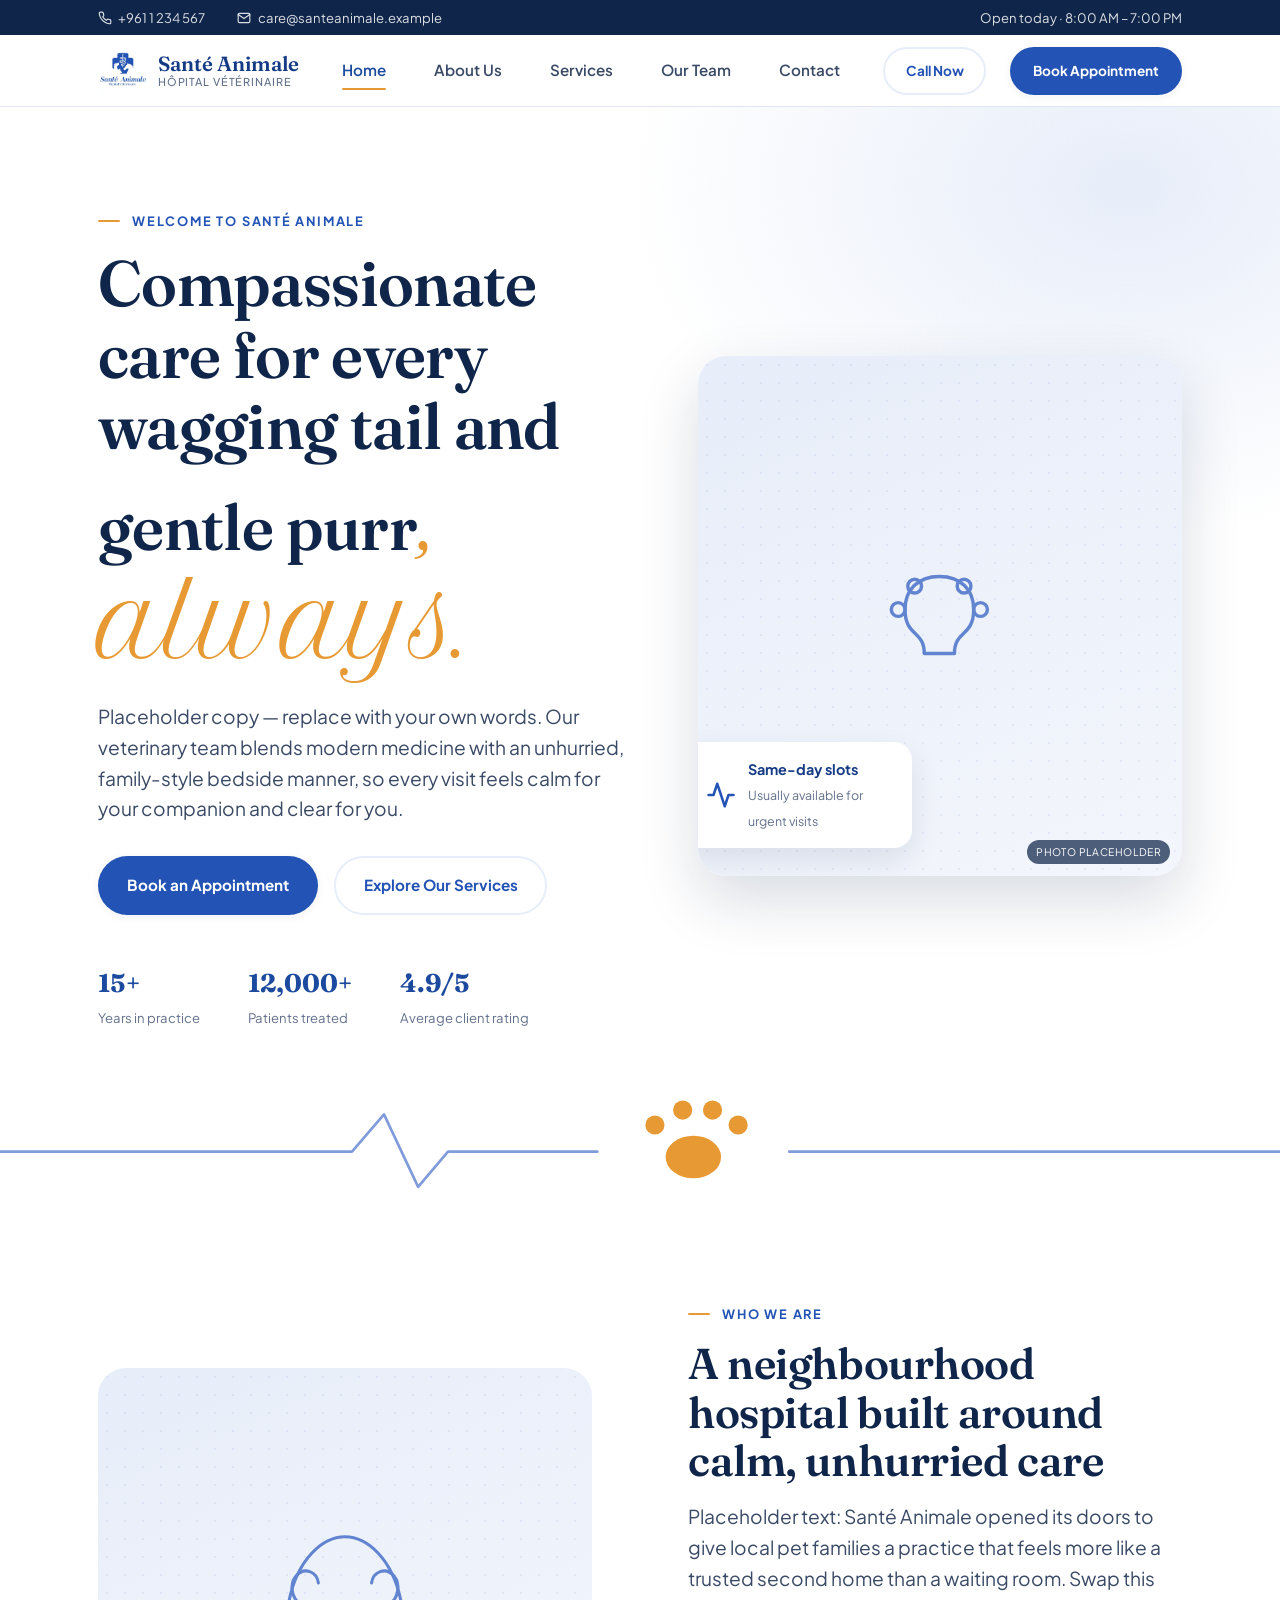
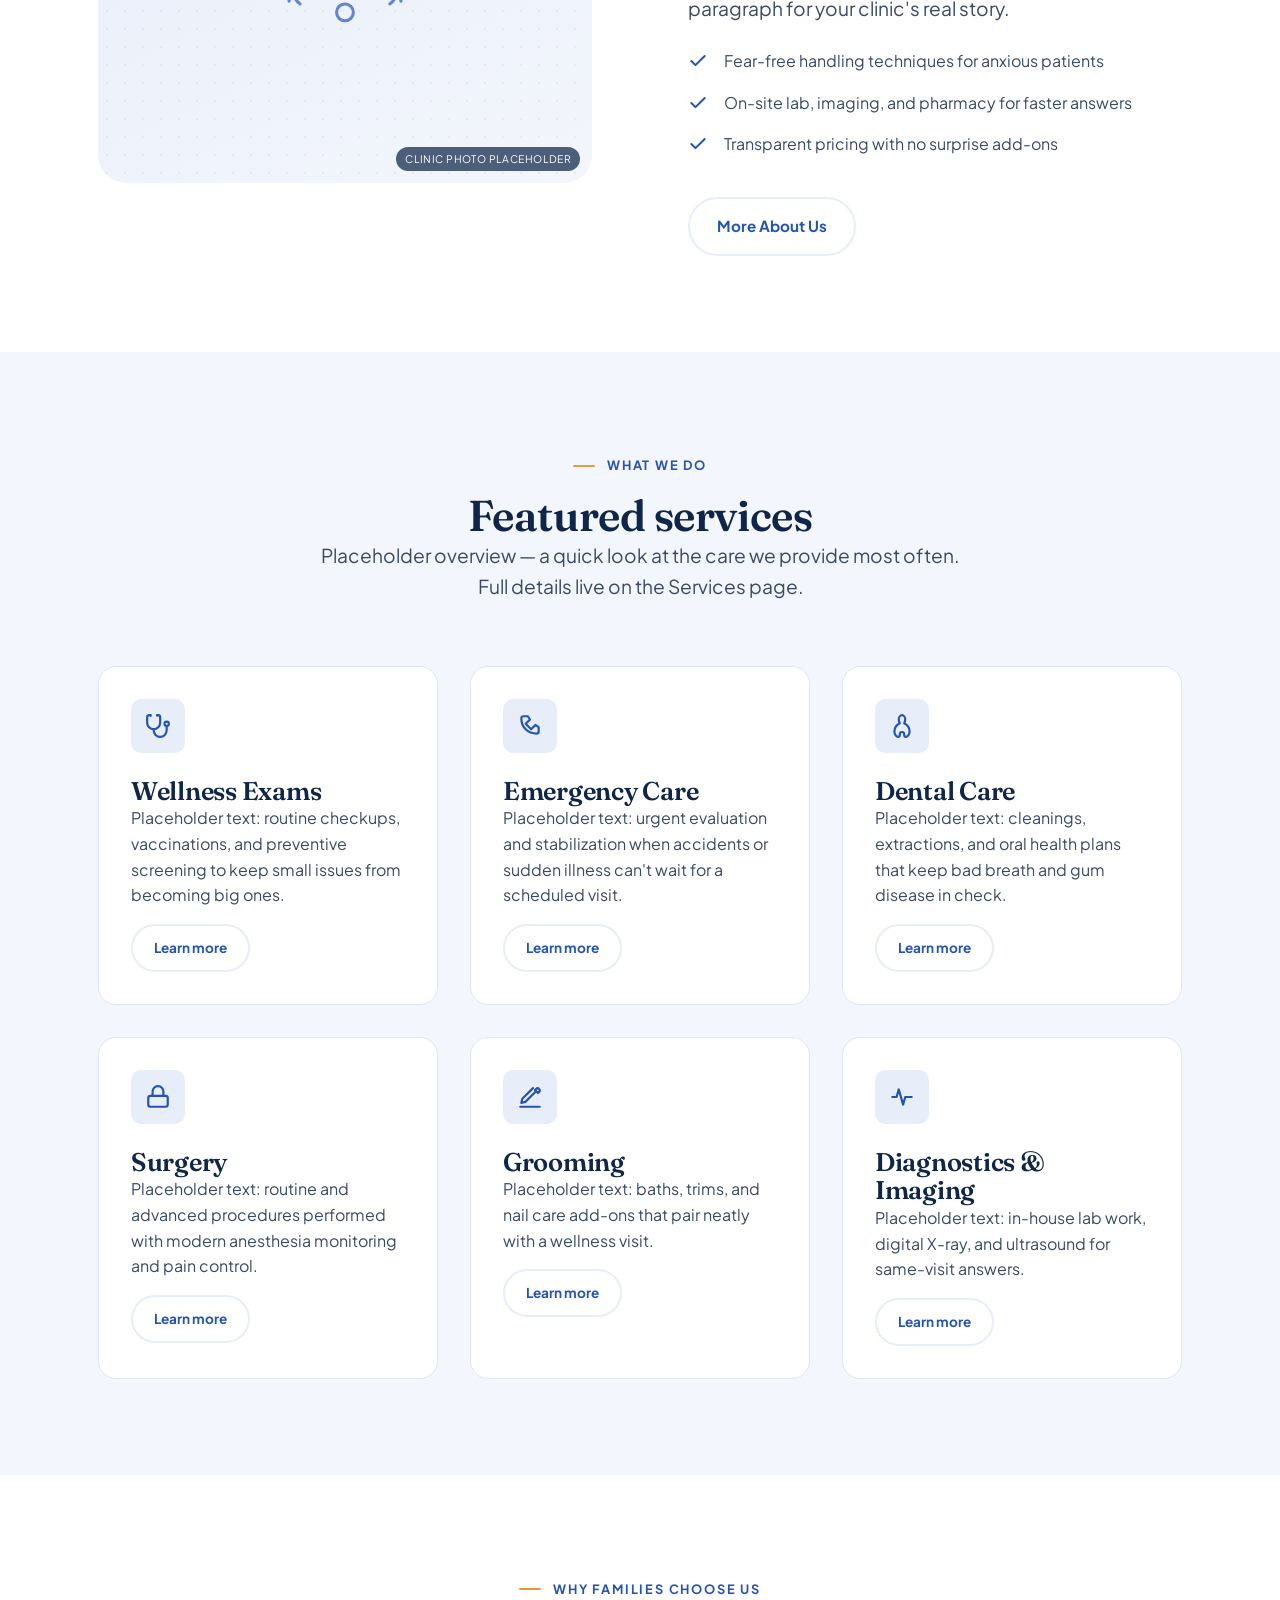
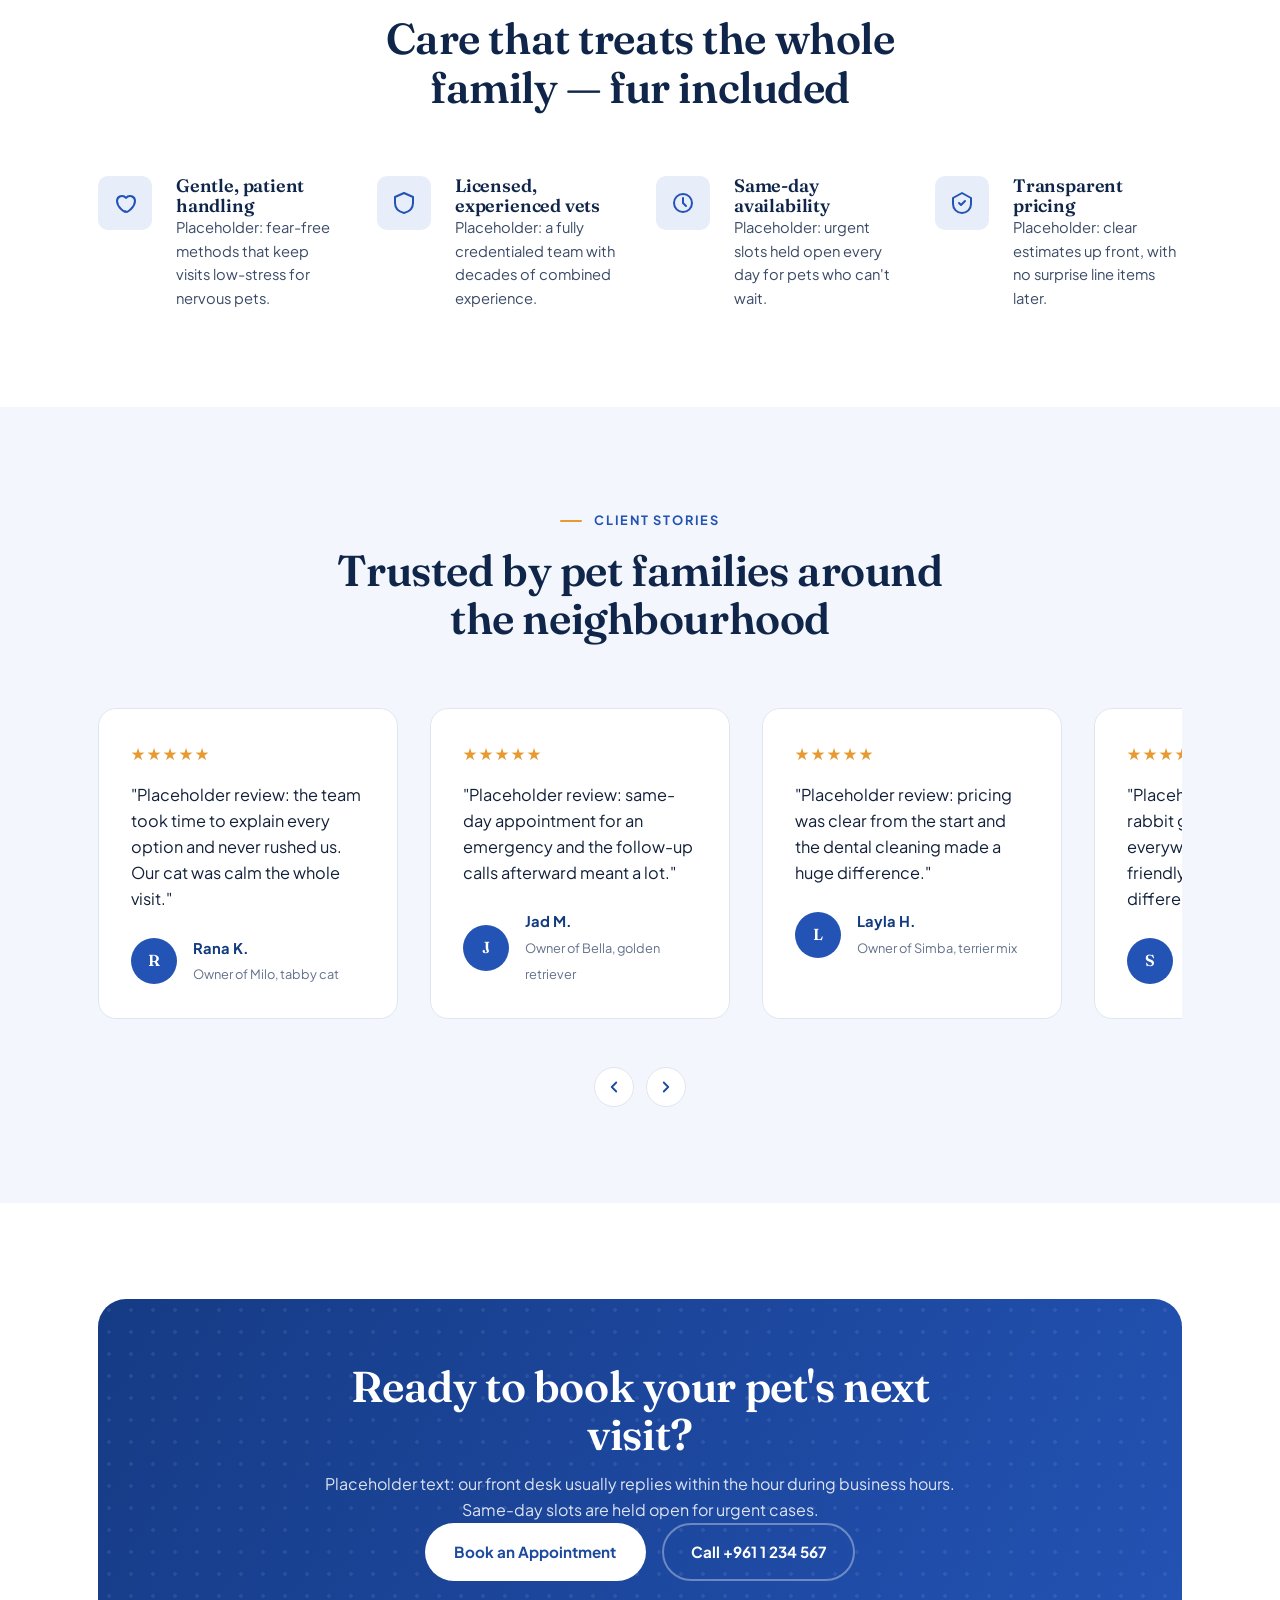
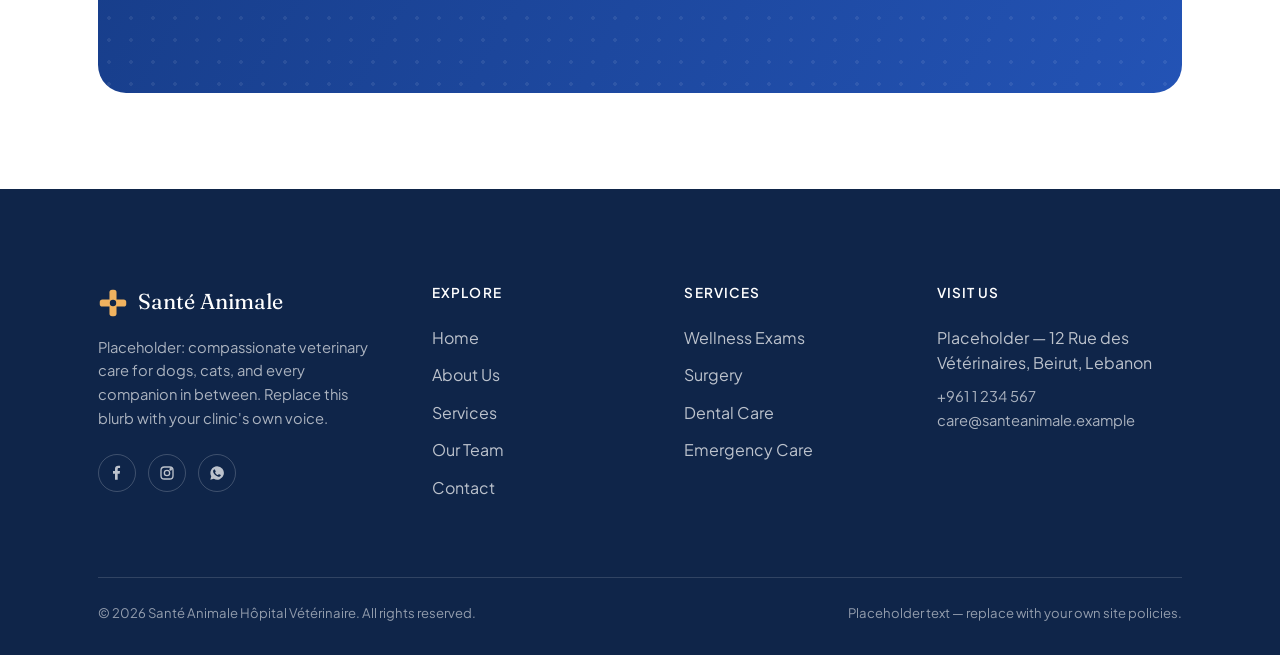
<file: index.html>
<!DOCTYPE html>
<html lang="en">
<head>
<meta charset="UTF-8">
<meta name="viewport" content="width=device-width, initial-scale=1.0">
<title>Santé Animale — Hôpital Vétérinaire | Compassionate Veterinary Care</title>
<meta name="description" content="Santé Animale is a modern veterinary hospital offering wellness exams, surgery, dental care, and emergency services for dogs, cats, and more. Book your visit today.">
<link rel="icon" href="images/logo.png" type="image/png">
<link rel="preconnect" href="https://fonts.googleapis.com">
<link rel="preconnect" href="https://fonts.gstatic.com" crossorigin>
<link href="https://fonts.googleapis.com/css2?family=Fraunces:opsz,wght@9..144,500;9..144,600;9..144,700&family=Plus+Jakarta+Sans:wght@400;500;600;700;800&family=Petit+Formal+Script&display=swap" rel="stylesheet">
<link rel="stylesheet" href="css/style.css">
</head>
<body>

<a class="skip-link" href="#main">Skip to content</a>

<header class="site-header">
  <div class="topbar">
    <div class="container">
      <div class="topbar-links">
        <a class="topbar-item" href="tel:+9611234567">
          <svg width="14" height="14" viewBox="0 0 24 24" fill="none" stroke="currentColor" stroke-width="2" stroke-linecap="round" stroke-linejoin="round"><path d="M22 16.92v3a2 2 0 0 1-2.18 2 19.79 19.79 0 0 1-8.63-3.07 19.5 19.5 0 0 1-6-6 19.79 19.79 0 0 1-3.07-8.67A2 2 0 0 1 4.11 2h3a2 2 0 0 1 2 1.72c.127.96.362 1.903.7 2.81a2 2 0 0 1-.45 2.11L8.09 9.91a16 16 0 0 0 6 6l1.27-1.27a2 2 0 0 1 2.11-.45c.907.338 1.85.573 2.81.7A2 2 0 0 1 22 16.92z"/></svg>
          +961 1 234 567
        </a>
        <a class="topbar-item" href="mailto:care@santeanimale.example">
          <svg width="14" height="14" viewBox="0 0 24 24" fill="none" stroke="currentColor" stroke-width="2" stroke-linecap="round" stroke-linejoin="round"><path d="M4 4h16v16H4z" opacity="0"/><path d="M22 6 12 13 2 6"/><rect x="2" y="4" width="20" height="16" rx="2"/></svg>
          care@santeanimale.example
        </a>
      </div>
      <span>Open today · 8:00 AM – 7:00 PM</span>
    </div>
  </div>

  <nav class="navbar container" aria-label="Primary">
    <a href="index.html" class="brand">
      <img src="images/logo.png" alt="Santé Animale — Hôpital Vétérinaire logo">
      <span class="brand-name">Santé Animale<small>Hôpital Vétérinaire</small></span>
    </a>
    <button class="nav-toggle" aria-label="Toggle menu" aria-expanded="false" aria-controls="primary-menu">
      <span></span><span></span><span></span>
    </button>
    <ul class="nav-links" id="primary-menu">
      <li><a href="index.html" class="active">Home</a></li>
      <li><a href="about.html">About Us</a></li>
      <li><a href="services.html">Services</a></li>
      <li><a href="team.html">Our Team</a></li>
      <li><a href="contact.html">Contact</a></li>
    </ul>
    <div class="nav-actions">
      <a href="tel:+9611234567" class="btn btn-ghost btn-sm">Call Now</a>
      <a href="contact.html#appointment" class="btn btn-primary btn-sm">Book Appointment</a>
    </div>
  </nav>
</header>

<main id="main">

  <!-- ============ HERO ============ -->
  <section class="hero">
    <div class="container">
      <div class="hero-copy">
        <p class="eyebrow">Welcome to Santé Animale</p>
        <h1>Compassionate care for every wagging tail and gentle purr<span class="script">, always.</span></h1>
        <p class="lede">Placeholder copy — replace with your own words. Our veterinary team blends modern medicine with an unhurried, family-style bedside manner, so every visit feels calm for your companion and clear for you.</p>
        <div class="hero-actions">
          <a href="contact.html#appointment" class="btn btn-primary">Book an Appointment</a>
          <a href="services.html" class="btn btn-ghost">Explore Our Services</a>
        </div>
        <div class="hero-stats">
          <div><strong>15+</strong><span>Years in practice</span></div>
          <div><strong>12,000+</strong><span>Patients treated</span></div>
          <div><strong>4.9/5</strong><span>Average client rating</span></div>
        </div>
      </div>

      <div class="hero-visual">
        <div class="ph" style="width:100%;height:100%;">
          <svg viewBox="0 0 120 120" fill="none" xmlns="http://www.w3.org/2000/svg">
            <path d="M35 55c0-14 9-24 25-24s25 10 25 24c0 20-14 15-14 32H49c0-17-14-12-14-32Z" stroke="currentColor" stroke-width="2.5" stroke-linejoin="round"/>
            <circle cx="42" cy="38" r="5" stroke="currentColor" stroke-width="2.5"/>
            <circle cx="78" cy="38" r="5" stroke="currentColor" stroke-width="2.5"/>
            <circle cx="30" cy="55" r="5" stroke="currentColor" stroke-width="2.5"/>
            <circle cx="90" cy="55" r="5" stroke="currentColor" stroke-width="2.5"/>
          </svg>
          <span class="ph-label">Photo placeholder</span>
        </div>
        <div class="hero-badge">
          <svg width="30" height="30" viewBox="0 0 24 24" fill="none" stroke="var(--blue-500)" stroke-width="2" stroke-linecap="round" stroke-linejoin="round"><path d="M22 12h-4l-3 9L9 3l-3 9H2"/></svg>
          <div>
            <strong>Same-day slots</strong>
            <span>Usually available for urgent visits</span>
          </div>
        </div>
      </div>
    </div>
  </section>

  <svg class="pulse-divider" viewBox="0 0 1200 100" preserveAspectRatio="none" aria-hidden="true">
    <path class="pulse-line-anim" d="M0,55 L330,55 L360,20 L392,88 L420,55 L560,55" />
    <path class="pulse-line-anim" d="M740,55 L1200,55" />
    <g class="paw">
      <ellipse cx="650" cy="60" rx="26" ry="20"/>
      <circle cx="614" cy="30" r="9"/>
      <circle cx="640" cy="16" r="9"/>
      <circle cx="668" cy="16" r="9"/>
      <circle cx="692" cy="30" r="9"/>
    </g>
  </svg>

  <!-- ============ INTRO ============ -->
  <section class="section">
    <div class="container split reveal">
      <div class="split-media">
        <div class="ph" style="aspect-ratio:5/4.2;border-radius:var(--radius-lg);">
          <svg viewBox="0 0 120 120" fill="none" xmlns="http://www.w3.org/2000/svg" stroke="currentColor" stroke-width="2.2">
            <path d="M20 78c6-30 24-46 40-46s34 16 40 46" stroke-linecap="round"/>
            <path d="M28 80c-6-4-8-14-3-20 6-7 15-3 16 5" stroke-linecap="round"/>
            <path d="M92 80c6-4 8-14 3-20-6-7-15-3-16 5" stroke-linecap="round"/>
            <circle cx="60" cy="86" r="6"/>
          </svg>
          <span class="ph-label">Clinic photo placeholder</span>
        </div>
      </div>
      <div>
        <p class="eyebrow">Who we are</p>
        <h2>A neighbourhood hospital built around calm, unhurried care</h2>
        <p class="lede" style="margin-block:1rem 1.5rem;">Placeholder text: Santé Animale opened its doors to give local pet families a practice that feels more like a trusted second home than a waiting room. Swap this paragraph for your clinic's real story.</p>
        <ul class="check-list">
          <li><svg width="20" height="20" viewBox="0 0 24 24" fill="none" stroke="currentColor" stroke-width="2.4" stroke-linecap="round" stroke-linejoin="round"><path d="m20 6-11 11-5-5"/></svg> Fear-free handling techniques for anxious patients</li>
          <li><svg width="20" height="20" viewBox="0 0 24 24" fill="none" stroke="currentColor" stroke-width="2.4" stroke-linecap="round" stroke-linejoin="round"><path d="m20 6-11 11-5-5"/></svg> On-site lab, imaging, and pharmacy for faster answers</li>
          <li><svg width="20" height="20" viewBox="0 0 24 24" fill="none" stroke="currentColor" stroke-width="2.4" stroke-linecap="round" stroke-linejoin="round"><path d="m20 6-11 11-5-5"/></svg> Transparent pricing with no surprise add-ons</li>
        </ul>
        <a href="about.html" class="btn btn-ghost" style="margin-top:1.5rem;">More About Us</a>
      </div>
    </div>
  </section>

  <!-- ============ FEATURED SERVICES ============ -->
  <section class="section section-soft">
    <div class="container">
      <div class="section-head center reveal">
        <p class="eyebrow" style="justify-content:center;">What we do</p>
        <h2>Featured services</h2>
        <p class="lede">Placeholder overview — a quick look at the care we provide most often. Full details live on the Services page.</p>
      </div>

      <div class="grid grid-3">
        <div class="card reveal">
          <div class="icon-badge">
            <svg width="26" height="26" viewBox="0 0 24 24" fill="none" stroke="currentColor" stroke-width="2" stroke-linecap="round" stroke-linejoin="round"><path d="M4.8 2.3A.3.3 0 1 0 5 2H4a2 2 0 0 0-2 2v5a6 6 0 0 0 6 6v0a6 6 0 0 0 6-6V4a2 2 0 0 0-2-2h-1a.2.2 0 1 0 .3.3"/><path d="M8 15v1a6 6 0 0 0 6 6v0a6 6 0 0 0 6-6v-4"/><circle cx="20" cy="10" r="2"/></svg>
          </div>
          <h3>Wellness Exams</h3>
          <p>Placeholder text: routine checkups, vaccinations, and preventive screening to keep small issues from becoming big ones.</p>
          <a href="services.html#wellness" class="btn btn-ghost btn-sm" style="margin-top:1rem;">Learn more</a>
        </div>

        <div class="card reveal">
          <div class="icon-badge">
            <svg width="26" height="26" viewBox="0 0 24 24" fill="none" stroke="currentColor" stroke-width="2" stroke-linecap="round" stroke-linejoin="round"><path d="M6 3h4l2 3-4 4 5 5 4-4 3 2v4a2 2 0 0 1-2 2c-8 0-14-6-14-14a2 2 0 0 1 2-2Z"/></svg>
          </div>
          <h3>Emergency Care</h3>
          <p>Placeholder text: urgent evaluation and stabilization when accidents or sudden illness can't wait for a scheduled visit.</p>
          <a href="services.html#emergency" class="btn btn-ghost btn-sm" style="margin-top:1rem;">Learn more</a>
        </div>

        <div class="card reveal">
          <div class="icon-badge">
            <svg width="26" height="26" viewBox="0 0 24 24" fill="none" stroke="currentColor" stroke-width="2" stroke-linecap="round" stroke-linejoin="round"><path d="M12 2c-1.5 0-3 1.5-3 4 0 1.5.5 2.5 1 3.5C7 11 5 13.5 5 17c0 3 2 5 3.5 5 1 0 1.5-1 1.5-2.5 0-1 .5-2 2-2s2 1 2 2c0 1.5.5 2.5 1.5 2.5C17 22 19 20 19 17c0-3.5-2-6-5-7.5.5-1 1-2 1-3.5 0-2.5-1.5-4-3-4Z"/></svg>
          </div>
          <h3>Dental Care</h3>
          <p>Placeholder text: cleanings, extractions, and oral health plans that keep bad breath and gum disease in check.</p>
          <a href="services.html#dental" class="btn btn-ghost btn-sm" style="margin-top:1rem;">Learn more</a>
        </div>

        <div class="card reveal">
          <div class="icon-badge">
            <svg width="26" height="26" viewBox="0 0 24 24" fill="none" stroke="currentColor" stroke-width="2" stroke-linecap="round" stroke-linejoin="round"><rect x="3" y="11" width="18" height="10" rx="2"/><path d="M7 11V7a5 5 0 0 1 10 0v4"/></svg>
          </div>
          <h3>Surgery</h3>
          <p>Placeholder text: routine and advanced procedures performed with modern anesthesia monitoring and pain control.</p>
          <a href="services.html#surgery" class="btn btn-ghost btn-sm" style="margin-top:1rem;">Learn more</a>
        </div>

        <div class="card reveal">
          <div class="icon-badge">
            <svg width="26" height="26" viewBox="0 0 24 24" fill="none" stroke="currentColor" stroke-width="2" stroke-linecap="round" stroke-linejoin="round"><path d="M20.4 4.6a2 2 0 0 0-2.8 0l-1 1 2.8 2.8 1-1a2 2 0 0 0 0-2.8Z"/><path d="m17.6 6.6-9.9 9.9-3.7.9.9-3.7 9.9-9.9"/><path d="M3 21h18"/></svg>
          </div>
          <h3>Grooming</h3>
          <p>Placeholder text: baths, trims, and nail care add-ons that pair neatly with a wellness visit.</p>
          <a href="services.html#grooming" class="btn btn-ghost btn-sm" style="margin-top:1rem;">Learn more</a>
        </div>

        <div class="card reveal">
          <div class="icon-badge">
            <svg width="26" height="26" viewBox="0 0 24 24" fill="none" stroke="currentColor" stroke-width="2" stroke-linecap="round" stroke-linejoin="round"><path d="M3 12h4l2-7 4 14 2-7h6"/></svg>
          </div>
          <h3>Diagnostics &amp; Imaging</h3>
          <p>Placeholder text: in-house lab work, digital X-ray, and ultrasound for same-visit answers.</p>
          <a href="services.html#diagnostics" class="btn btn-ghost btn-sm" style="margin-top:1rem;">Learn more</a>
        </div>
      </div>
    </div>
  </section>

  <!-- ============ WHY CHOOSE US ============ -->
  <section class="section">
    <div class="container">
      <div class="section-head center reveal">
        <p class="eyebrow" style="justify-content:center;">Why families choose us</p>
        <h2>Care that treats the whole family — fur included</h2>
      </div>

      <div class="grid grid-4">
        <div class="feature-row reveal">
          <div class="icon-badge">
            <svg width="24" height="24" viewBox="0 0 24 24" fill="none" stroke="currentColor" stroke-width="2" stroke-linecap="round" stroke-linejoin="round"><path d="M12 21s-8-4.5-8-11a5 5 0 0 1 9-3 5 5 0 0 1 9 3c0 6.5-8 11-8 11a22 22 0 0 1-2-1"/></svg>
          </div>
          <div>
            <h4>Gentle, patient handling</h4>
            <p style="font-size:.92rem;">Placeholder: fear-free methods that keep visits low-stress for nervous pets.</p>
          </div>
        </div>
        <div class="feature-row reveal">
          <div class="icon-badge">
            <svg width="24" height="24" viewBox="0 0 24 24" fill="none" stroke="currentColor" stroke-width="2" stroke-linecap="round" stroke-linejoin="round"><path d="M12 2 3 6v6c0 5 3.8 8.7 9 10 5.2-1.3 9-5 9-10V6l-9-4Z"/></svg>
          </div>
          <div>
            <h4>Licensed, experienced vets</h4>
            <p style="font-size:.92rem;">Placeholder: a fully credentialed team with decades of combined experience.</p>
          </div>
        </div>
        <div class="feature-row reveal">
          <div class="icon-badge">
            <svg width="24" height="24" viewBox="0 0 24 24" fill="none" stroke="currentColor" stroke-width="2" stroke-linecap="round" stroke-linejoin="round"><circle cx="12" cy="12" r="9"/><path d="M12 7v5l3 3"/></svg>
          </div>
          <div>
            <h4>Same-day availability</h4>
            <p style="font-size:.92rem;">Placeholder: urgent slots held open every day for pets who can't wait.</p>
          </div>
        </div>
        <div class="feature-row reveal">
          <div class="icon-badge">
            <svg width="24" height="24" viewBox="0 0 24 24" fill="none" stroke="currentColor" stroke-width="2" stroke-linecap="round" stroke-linejoin="round"><path d="M12 2 3 7v6c0 5 4 9 9 9s9-4 9-9V7Z"/><path d="m9 12 2 2 4-4"/></svg>
          </div>
          <div>
            <h4>Transparent pricing</h4>
            <p style="font-size:.92rem;">Placeholder: clear estimates up front, with no surprise line items later.</p>
          </div>
        </div>
      </div>
    </div>
  </section>

  <!-- ============ TESTIMONIALS ============ -->
  <section class="section section-soft">
    <div class="container">
      <div class="section-head center reveal">
        <p class="eyebrow" style="justify-content:center;">Client stories</p>
        <h2>Trusted by pet families around the neighbourhood</h2>
      </div>

      <div class="testimonial-track reveal" role="region" aria-label="Client testimonials" tabindex="0">
        <article class="t-card">
          <div class="t-stars" aria-label="5 out of 5 stars">★★★★★</div>
          <p class="t-quote">"Placeholder review: the team took time to explain every option and never rushed us. Our cat was calm the whole visit."</p>
          <div class="t-person">
            <div class="avatar">R</div>
            <div><strong>Rana K.</strong><span>Owner of Milo, tabby cat</span></div>
          </div>
        </article>
        <article class="t-card">
          <div class="t-stars" aria-label="5 out of 5 stars">★★★★★</div>
          <p class="t-quote">"Placeholder review: same-day appointment for an emergency and the follow-up calls afterward meant a lot."</p>
          <div class="t-person">
            <div class="avatar">J</div>
            <div><strong>Jad M.</strong><span>Owner of Bella, golden retriever</span></div>
          </div>
        </article>
        <article class="t-card">
          <div class="t-stars" aria-label="5 out of 5 stars">★★★★★</div>
          <p class="t-quote">"Placeholder review: pricing was clear from the start and the dental cleaning made a huge difference."</p>
          <div class="t-person">
            <div class="avatar">L</div>
            <div><strong>Layla H.</strong><span>Owner of Simba, terrier mix</span></div>
          </div>
        </article>
        <article class="t-card">
          <div class="t-stars" aria-label="5 out of 5 stars">★★★★★</div>
          <p class="t-quote">"Placeholder review: our rabbit gets nervous everywhere, but the exotic-friendly handling here is a different story."</p>
          <div class="t-person">
            <div class="avatar">S</div>
            <div><strong>Sami A.</strong><span>Owner of Nibbles, rabbit</span></div>
          </div>
        </article>
      </div>
      <div class="t-controls">
        <button type="button" data-t-prev aria-label="Previous testimonial">
          <svg width="18" height="18" viewBox="0 0 24 24" fill="none" stroke="currentColor" stroke-width="2.4" stroke-linecap="round" stroke-linejoin="round"><path d="m15 18-6-6 6-6"/></svg>
        </button>
        <button type="button" data-t-next aria-label="Next testimonial">
          <svg width="18" height="18" viewBox="0 0 24 24" fill="none" stroke="currentColor" stroke-width="2.4" stroke-linecap="round" stroke-linejoin="round"><path d="m9 18 6-6-6-6"/></svg>
        </button>
      </div>
    </div>
  </section>

  <!-- ============ CTA ============ -->
  <section class="section">
    <div class="container reveal">
      <div class="cta-band">
        <div class="cta-inner">
          <h2>Ready to book your pet's next visit?</h2>
          <p style="margin-top:.75rem;">Placeholder text: our front desk usually replies within the hour during business hours. Same-day slots are held open for urgent cases.</p>
          <div class="hero-actions">
            <a href="contact.html#appointment" class="btn btn-on-dark">Book an Appointment</a>
            <a href="tel:+9611234567" class="btn btn-ghost-on-dark">Call +961 1 234 567</a>
          </div>
        </div>
      </div>
    </div>
  </section>

</main>

<footer class="site-footer">
  <div class="container">
    <div class="footer-grid">
      <div class="footer-col">
        <div class="footer-brand">
          <svg width="30" height="30" viewBox="0 0 34 34" fill="var(--amber-400)"><rect x="13" y="2" width="8" height="30" rx="3"/><rect x="2" y="13" width="30" height="8" rx="3"/><circle cx="17" cy="17" r="3.6" fill="var(--blue-900)"/></svg>
          Santé Animale
        </div>
        <p>Placeholder: compassionate veterinary care for dogs, cats, and every companion in between. Replace this blurb with your clinic's own voice.</p>
        <div class="social-row">
          <a href="#" aria-label="Facebook"><svg width="16" height="16" viewBox="0 0 24 24" fill="currentColor"><path d="M13 22v-9h3l.5-4H13V6.5c0-1.2.3-2 2-2h1.6V1.1C16.3 1 15.1 1 13.7 1 10.9 1 9 2.7 9 5.8V9H6v4h3v9h4Z"/></svg></a>
          <a href="#" aria-label="Instagram"><svg width="16" height="16" viewBox="0 0 24 24" fill="none" stroke="currentColor" stroke-width="2"><rect x="3" y="3" width="18" height="18" rx="5"/><circle cx="12" cy="12" r="4"/><circle cx="17.5" cy="6.5" r="1"/></svg></a>
          <a href="#" aria-label="WhatsApp"><svg width="16" height="16" viewBox="0 0 24 24" fill="currentColor"><path d="M12 2a10 10 0 0 0-8.6 15L2 22l5.2-1.4A10 10 0 1 0 12 2Zm5.6 14.3c-.2.6-1.3 1.2-1.9 1.3-.5.1-1.1.1-1.8-.1-.4-.1-1-.3-1.6-.6-2.9-1.2-4.7-4.1-4.9-4.3-.1-.2-1.2-1.6-1.2-3s.7-2.1 1-2.4c.3-.3.6-.3.8-.3h.6c.2 0 .4 0 .6.5.2.6.7 2 .8 2.1.1.2.1.4 0 .6-.6 1.2-1.2 1.1-.6 2 1 1.7 2 2.3 3.5 3 .3.1.5.1.6-.1.2-.2.7-.8.9-1.1.2-.3.4-.2.7-.1l1.9.9c.2.1.4.2.5.3.1.3.1.9-.1 1.4Z"/></svg></a>
        </div>
      </div>
      <div class="footer-col">
        <h4>Explore</h4>
        <ul>
          <li><a href="index.html">Home</a></li>
          <li><a href="about.html">About Us</a></li>
          <li><a href="services.html">Services</a></li>
          <li><a href="team.html">Our Team</a></li>
          <li><a href="contact.html">Contact</a></li>
        </ul>
      </div>
      <div class="footer-col">
        <h4>Services</h4>
        <ul>
          <li><a href="services.html#wellness">Wellness Exams</a></li>
          <li><a href="services.html#surgery">Surgery</a></li>
          <li><a href="services.html#dental">Dental Care</a></li>
          <li><a href="services.html#emergency">Emergency Care</a></li>
        </ul>
      </div>
      <div class="footer-col">
        <h4>Visit Us</h4>
        <address>Placeholder — 12 Rue des Vétérinaires, Beirut, Lebanon</address>
        <p style="margin-top:.6rem;">+961 1 234 567<br>care@santeanimale.example</p>
      </div>
    </div>
    <div class="footer-bottom">
      <span>© <span id="year"></span> Santé Animale Hôpital Vétérinaire. All rights reserved.</span>
      <span>Placeholder text — replace with your own site policies.</span>
    </div>
  </div>
</footer>

<script src="js/main.js"></script>
</body>
</html>
</file>
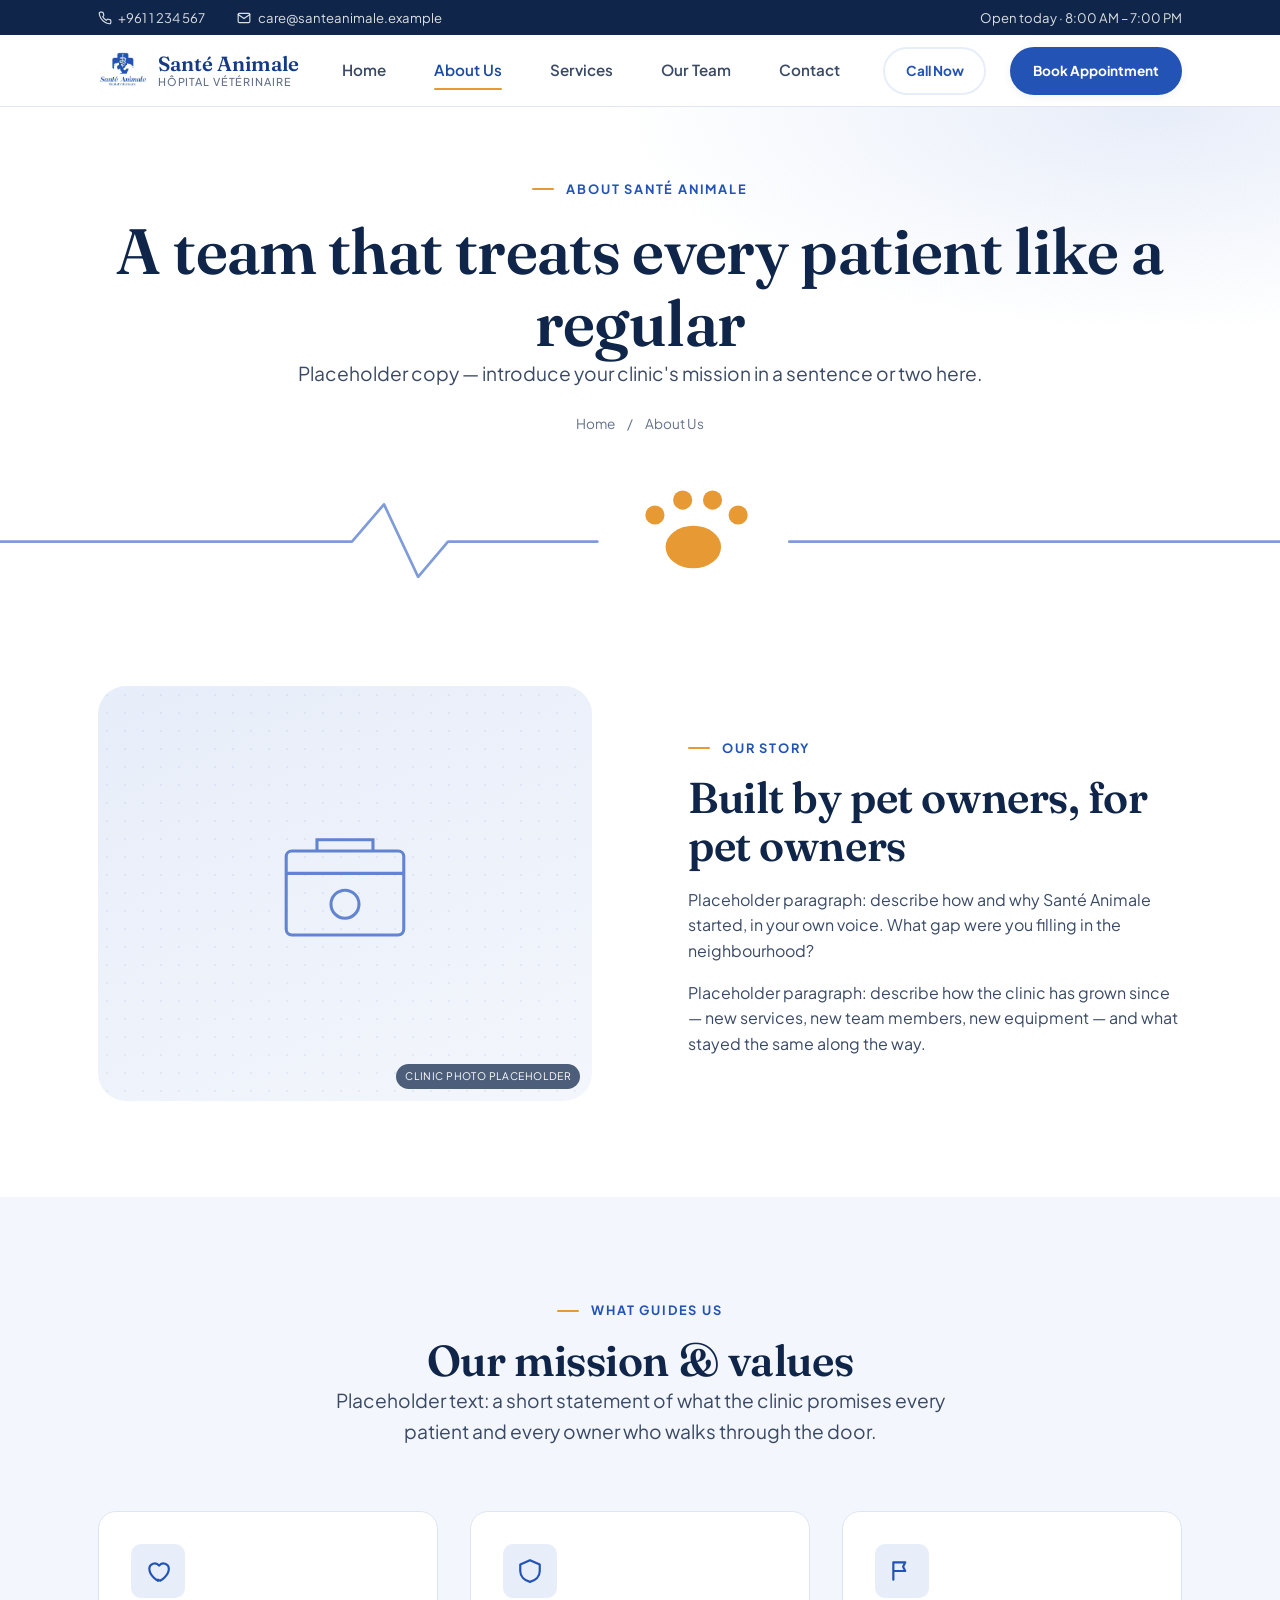
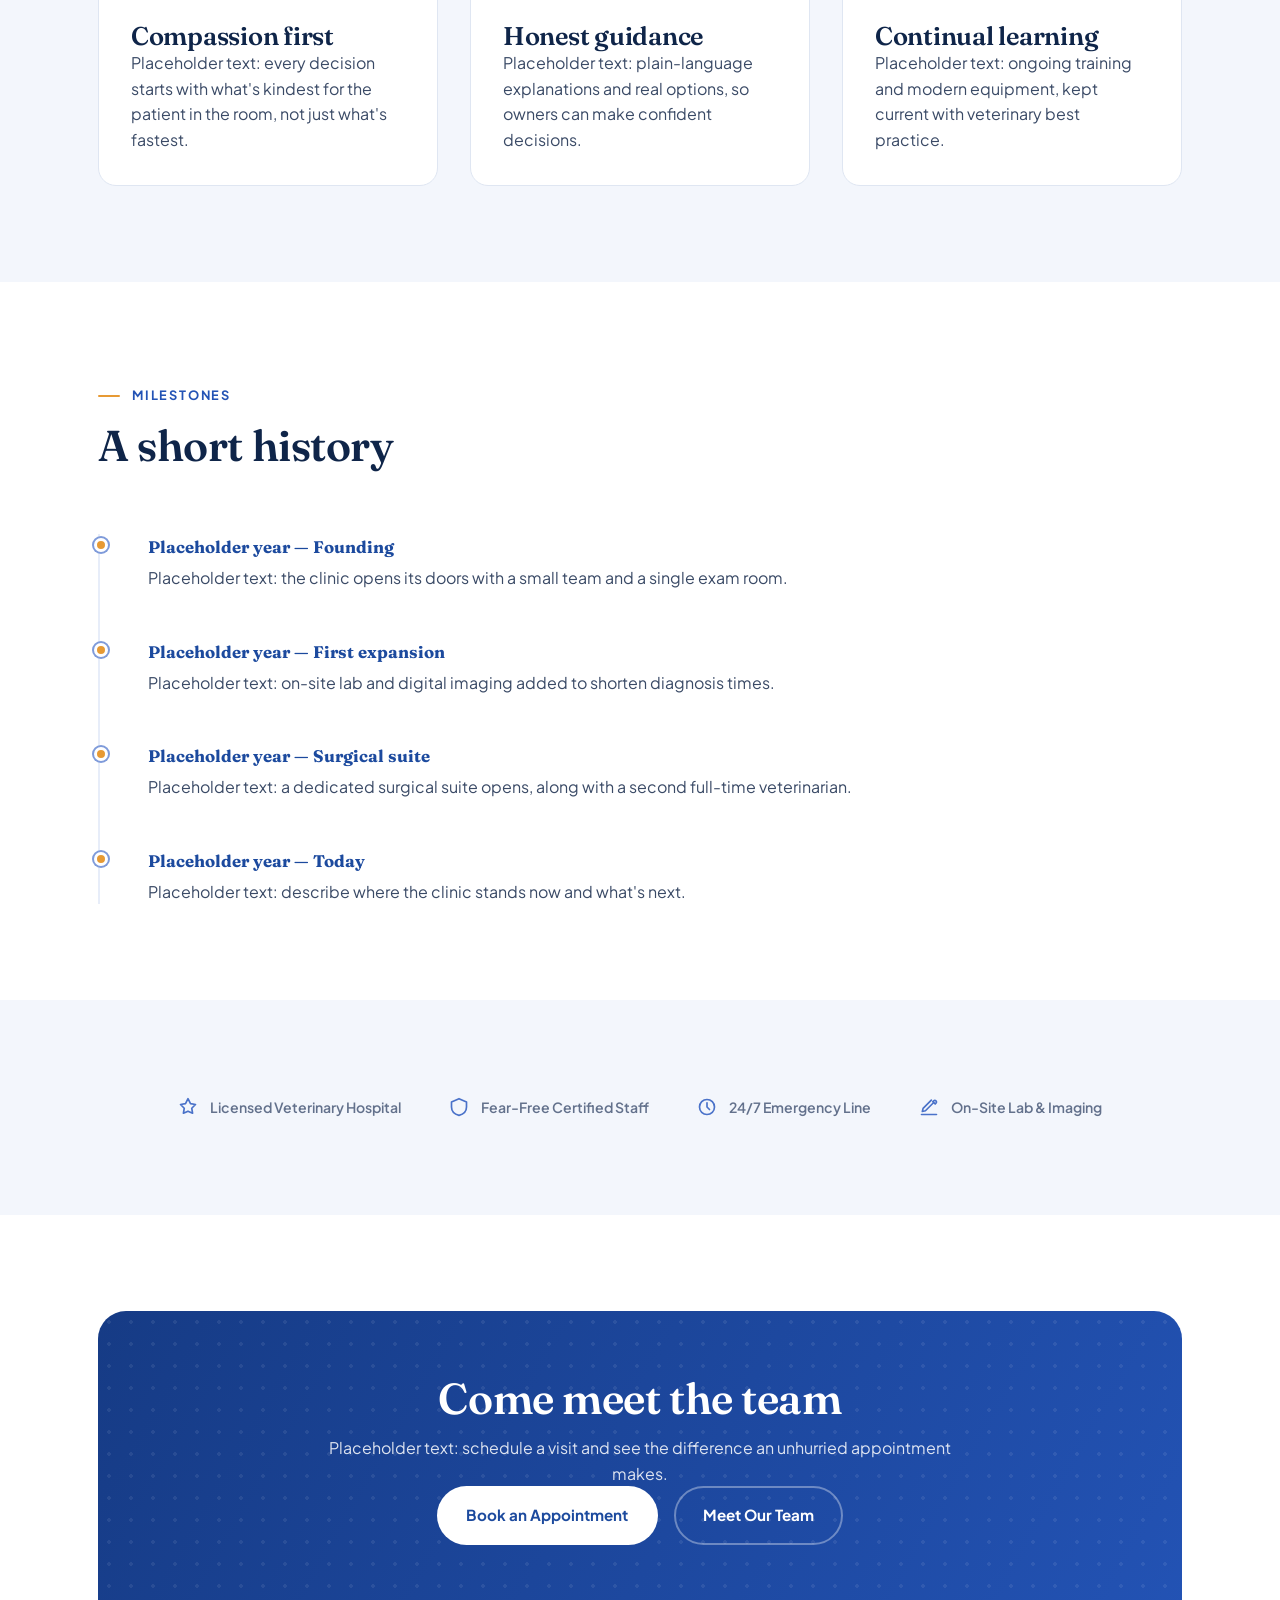
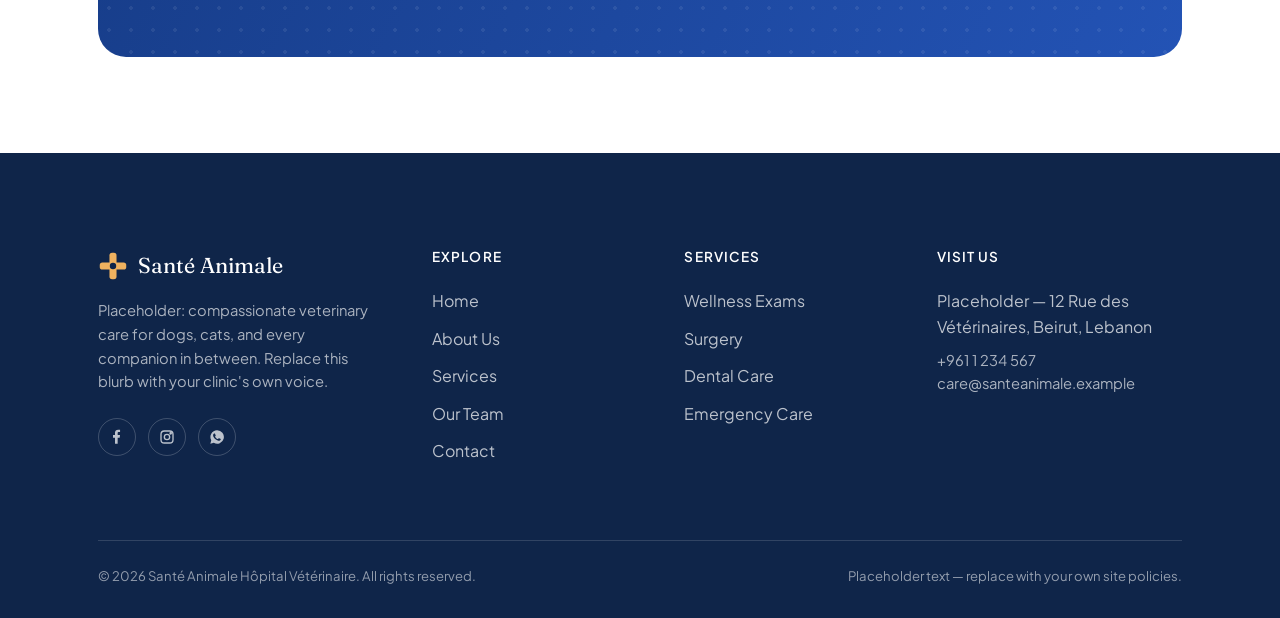
<file: about.html>
<!DOCTYPE html>
<html lang="en">
<head>
<meta charset="UTF-8">
<meta name="viewport" content="width=device-width, initial-scale=1.0">
<title>About Us — Santé Animale | Hôpital Vétérinaire</title>
<meta name="description" content="Learn about Santé Animale's story, values, and the credentials behind our veterinary hospital.">
<link rel="icon" href="images/logo.png" type="image/png">
<link rel="preconnect" href="https://fonts.googleapis.com">
<link rel="preconnect" href="https://fonts.gstatic.com" crossorigin>
<link href="https://fonts.googleapis.com/css2?family=Fraunces:opsz,wght@9..144,500;9..144,600;9..144,700&family=Plus+Jakarta+Sans:wght@400;500;600;700;800&family=Petit+Formal+Script&display=swap" rel="stylesheet">
<link rel="stylesheet" href="css/style.css">
<link rel="stylesheet" href="css/pages.css">
</head>
<body>

<a class="skip-link" href="#main">Skip to content</a>

<header class="site-header">
  <div class="topbar">
    <div class="container">
      <div class="topbar-links">
        <a class="topbar-item" href="tel:+9611234567">
          <svg width="14" height="14" viewBox="0 0 24 24" fill="none" stroke="currentColor" stroke-width="2" stroke-linecap="round" stroke-linejoin="round"><path d="M22 16.92v3a2 2 0 0 1-2.18 2 19.79 19.79 0 0 1-8.63-3.07 19.5 19.5 0 0 1-6-6 19.79 19.79 0 0 1-3.07-8.67A2 2 0 0 1 4.11 2h3a2 2 0 0 1 2 1.72c.127.96.362 1.903.7 2.81a2 2 0 0 1-.45 2.11L8.09 9.91a16 16 0 0 0 6 6l1.27-1.27a2 2 0 0 1 2.11-.45c.907.338 1.85.573 2.81.7A2 2 0 0 1 22 16.92z"/></svg>
          +961 1 234 567
        </a>
        <a class="topbar-item" href="mailto:care@santeanimale.example">
          <svg width="14" height="14" viewBox="0 0 24 24" fill="none" stroke="currentColor" stroke-width="2" stroke-linecap="round" stroke-linejoin="round"><path d="m22 6-10 7L2 6"/><rect x="2" y="4" width="20" height="16" rx="2"/></svg>
          care@santeanimale.example
        </a>
      </div>
      <span>Open today · 8:00 AM – 7:00 PM</span>
    </div>
  </div>

  <nav class="navbar container" aria-label="Primary">
    <a href="index.html" class="brand">
      <img src="images/logo.png" alt="Santé Animale — Hôpital Vétérinaire logo">
      <span class="brand-name">Santé Animale<small>Hôpital Vétérinaire</small></span>
    </a>
    <button class="nav-toggle" aria-label="Toggle menu" aria-expanded="false" aria-controls="primary-menu">
      <span></span><span></span><span></span>
    </button>
    <ul class="nav-links" id="primary-menu">
      <li><a href="index.html">Home</a></li>
      <li><a href="about.html" class="active">About Us</a></li>
      <li><a href="services.html">Services</a></li>
      <li><a href="team.html">Our Team</a></li>
      <li><a href="contact.html">Contact</a></li>
    </ul>
    <div class="nav-actions">
      <a href="tel:+9611234567" class="btn btn-ghost btn-sm">Call Now</a>
      <a href="contact.html#appointment" class="btn btn-primary btn-sm">Book Appointment</a>
    </div>
  </nav>
</header>

<main id="main">

  <section class="page-hero">
    <div class="container">
      <p class="eyebrow">About Santé Animale</p>
      <h1>A team that treats every patient like a regular</h1>
      <p class="lede">Placeholder copy — introduce your clinic's mission in a sentence or two here.</p>
      <div class="breadcrumb">
        <a href="index.html">Home</a><span>/</span><span>About Us</span>
      </div>
    </div>
  </section>

  <svg class="pulse-divider" viewBox="0 0 1200 100" preserveAspectRatio="none" aria-hidden="true">
    <path class="pulse-line-anim" d="M0,55 L330,55 L360,20 L392,88 L420,55 L560,55" />
    <path class="pulse-line-anim" d="M740,55 L1200,55" />
    <g class="paw">
      <ellipse cx="650" cy="60" rx="26" ry="20"/>
      <circle cx="614" cy="30" r="9"/>
      <circle cx="640" cy="16" r="9"/>
      <circle cx="668" cy="16" r="9"/>
      <circle cx="692" cy="30" r="9"/>
    </g>
  </svg>

  <!-- ============ STORY ============ -->
  <section class="section">
    <div class="container split reveal">
      <div class="split-media">
        <div class="ph" style="aspect-ratio:5/4.2;border-radius:var(--radius-lg);">
          <svg viewBox="0 0 120 120" fill="none" xmlns="http://www.w3.org/2000/svg" stroke="currentColor" stroke-width="2.2">
            <rect x="18" y="30" width="84" height="60" rx="4"/>
            <path d="M18 46h84"/>
            <path d="M40 30v-8h40v8"/>
            <circle cx="60" cy="68" r="10"/>
          </svg>
          <span class="ph-label">Clinic photo placeholder</span>
        </div>
      </div>
      <div>
        <p class="eyebrow">Our story</p>
        <h2>Built by pet owners, for pet owners</h2>
        <p style="margin-block:1rem 1rem;">Placeholder paragraph: describe how and why Santé Animale started, in your own voice. What gap were you filling in the neighbourhood?</p>
        <p>Placeholder paragraph: describe how the clinic has grown since — new services, new team members, new equipment — and what stayed the same along the way.</p>
      </div>
    </div>
  </section>

  <!-- ============ MISSION / VALUES ============ -->
  <section class="section section-soft">
    <div class="container">
      <div class="section-head center reveal">
        <p class="eyebrow" style="justify-content:center;">What guides us</p>
        <h2>Our mission &amp; values</h2>
        <p class="lede">Placeholder text: a short statement of what the clinic promises every patient and every owner who walks through the door.</p>
      </div>

      <div class="grid grid-3 values-grid">
        <div class="card reveal">
          <div class="icon-badge">
            <svg width="26" height="26" viewBox="0 0 24 24" fill="none" stroke="currentColor" stroke-width="2" stroke-linecap="round" stroke-linejoin="round"><path d="M12 21s-8-4.5-8-11a5 5 0 0 1 9-3 5 5 0 0 1 9 3c0 6.5-8 11-8 11a22 22 0 0 1-2-1"/></svg>
          </div>
          <h3>Compassion first</h3>
          <p>Placeholder text: every decision starts with what's kindest for the patient in the room, not just what's fastest.</p>
        </div>
        <div class="card reveal">
          <div class="icon-badge">
            <svg width="26" height="26" viewBox="0 0 24 24" fill="none" stroke="currentColor" stroke-width="2" stroke-linecap="round" stroke-linejoin="round"><path d="M12 2 3 6v6c0 5 3.8 8.7 9 10 5.2-1.3 9-5 9-10V6l-9-4Z"/></svg>
          </div>
          <h3>Honest guidance</h3>
          <p>Placeholder text: plain-language explanations and real options, so owners can make confident decisions.</p>
        </div>
        <div class="card reveal">
          <div class="icon-badge">
            <svg width="26" height="26" viewBox="0 0 24 24" fill="none" stroke="currentColor" stroke-width="2" stroke-linecap="round" stroke-linejoin="round"><path d="M4 4v16M4 4h11l-2 4 2 4H4"/></svg>
          </div>
          <h3>Continual learning</h3>
          <p>Placeholder text: ongoing training and modern equipment, kept current with veterinary best practice.</p>
        </div>
      </div>
    </div>
  </section>

  <!-- ============ TIMELINE ============ -->
  <section class="section">
    <div class="container">
      <div class="section-head reveal">
        <p class="eyebrow">Milestones</p>
        <h2>A short history</h2>
      </div>
      <div class="timeline reveal">
        <div class="timeline-item">
          <strong>Placeholder year — Founding</strong>
          <p>Placeholder text: the clinic opens its doors with a small team and a single exam room.</p>
        </div>
        <div class="timeline-item">
          <strong>Placeholder year — First expansion</strong>
          <p>Placeholder text: on-site lab and digital imaging added to shorten diagnosis times.</p>
        </div>
        <div class="timeline-item">
          <strong>Placeholder year — Surgical suite</strong>
          <p>Placeholder text: a dedicated surgical suite opens, along with a second full-time veterinarian.</p>
        </div>
        <div class="timeline-item">
          <strong>Placeholder year — Today</strong>
          <p>Placeholder text: describe where the clinic stands now and what's next.</p>
        </div>
      </div>
    </div>
  </section>

  <!-- ============ CREDENTIALS ============ -->
  <section class="section-tight section-soft">
    <div class="container">
      <div class="credential-strip reveal">
        <div>
          <svg width="20" height="20" viewBox="0 0 24 24" fill="none" stroke="currentColor" stroke-width="2" stroke-linecap="round" stroke-linejoin="round"><path d="m12 2 3 6 6 1-4.5 4.5 1 6L12 17l-5.5 2.5 1-6L3 9l6-1Z"/></svg>
          Licensed Veterinary Hospital
        </div>
        <div>
          <svg width="20" height="20" viewBox="0 0 24 24" fill="none" stroke="currentColor" stroke-width="2" stroke-linecap="round" stroke-linejoin="round"><path d="M12 2 3 6v6c0 5 3.8 8.7 9 10 5.2-1.3 9-5 9-10V6l-9-4Z"/></svg>
          Fear-Free Certified Staff
        </div>
        <div>
          <svg width="20" height="20" viewBox="0 0 24 24" fill="none" stroke="currentColor" stroke-width="2" stroke-linecap="round" stroke-linejoin="round"><circle cx="12" cy="12" r="9"/><path d="M12 7v5l3 3"/></svg>
          24/7 Emergency Line
        </div>
        <div>
          <svg width="20" height="20" viewBox="0 0 24 24" fill="none" stroke="currentColor" stroke-width="2" stroke-linecap="round" stroke-linejoin="round"><path d="M20.4 4.6a2 2 0 0 0-2.8 0l-1 1 2.8 2.8 1-1a2 2 0 0 0 0-2.8Z"/><path d="m17.6 6.6-9.9 9.9-3.7.9.9-3.7 9.9-9.9"/><path d="M3 21h18"/></svg>
          On-Site Lab &amp; Imaging
        </div>
      </div>
    </div>
  </section>

  <!-- ============ CTA ============ -->
  <section class="section">
    <div class="container reveal">
      <div class="cta-band">
        <div class="cta-inner">
          <h2>Come meet the team</h2>
          <p style="margin-top:.75rem;">Placeholder text: schedule a visit and see the difference an unhurried appointment makes.</p>
          <div class="hero-actions">
            <a href="contact.html#appointment" class="btn btn-on-dark">Book an Appointment</a>
            <a href="team.html" class="btn btn-ghost-on-dark">Meet Our Team</a>
          </div>
        </div>
      </div>
    </div>
  </section>

</main>

<footer class="site-footer">
  <div class="container">
    <div class="footer-grid">
      <div class="footer-col">
        <div class="footer-brand">
          <svg width="30" height="30" viewBox="0 0 34 34" fill="var(--amber-400)"><rect x="13" y="2" width="8" height="30" rx="3"/><rect x="2" y="13" width="30" height="8" rx="3"/><circle cx="17" cy="17" r="3.6" fill="var(--blue-900)"/></svg>
          Santé Animale
        </div>
        <p>Placeholder: compassionate veterinary care for dogs, cats, and every companion in between. Replace this blurb with your clinic's own voice.</p>
        <div class="social-row">
          <a href="#" aria-label="Facebook"><svg width="16" height="16" viewBox="0 0 24 24" fill="currentColor"><path d="M13 22v-9h3l.5-4H13V6.5c0-1.2.3-2 2-2h1.6V1.1C16.3 1 15.1 1 13.7 1 10.9 1 9 2.7 9 5.8V9H6v4h3v9h4Z"/></svg></a>
          <a href="#" aria-label="Instagram"><svg width="16" height="16" viewBox="0 0 24 24" fill="none" stroke="currentColor" stroke-width="2"><rect x="3" y="3" width="18" height="18" rx="5"/><circle cx="12" cy="12" r="4"/><circle cx="17.5" cy="6.5" r="1"/></svg></a>
          <a href="#" aria-label="WhatsApp"><svg width="16" height="16" viewBox="0 0 24 24" fill="currentColor"><path d="M12 2a10 10 0 0 0-8.6 15L2 22l5.2-1.4A10 10 0 1 0 12 2Zm5.6 14.3c-.2.6-1.3 1.2-1.9 1.3-.5.1-1.1.1-1.8-.1-.4-.1-1-.3-1.6-.6-2.9-1.2-4.7-4.1-4.9-4.3-.1-.2-1.2-1.6-1.2-3s.7-2.1 1-2.4c.3-.3.6-.3.8-.3h.6c.2 0 .4 0 .6.5.2.6.7 2 .8 2.1.1.2.1.4 0 .6-.6 1.2-1.2 1.1-.6 2 1 1.7 2 2.3 3.5 3 .3.1.5.1.6-.1.2-.2.7-.8.9-1.1.2-.3.4-.2.7-.1l1.9.9c.2.1.4.2.5.3.1.3.1.9-.1 1.4Z"/></svg></a>
        </div>
      </div>
      <div class="footer-col">
        <h4>Explore</h4>
        <ul>
          <li><a href="index.html">Home</a></li>
          <li><a href="about.html">About Us</a></li>
          <li><a href="services.html">Services</a></li>
          <li><a href="team.html">Our Team</a></li>
          <li><a href="contact.html">Contact</a></li>
        </ul>
      </div>
      <div class="footer-col">
        <h4>Services</h4>
        <ul>
          <li><a href="services.html#wellness">Wellness Exams</a></li>
          <li><a href="services.html#surgery">Surgery</a></li>
          <li><a href="services.html#dental">Dental Care</a></li>
          <li><a href="services.html#emergency">Emergency Care</a></li>
        </ul>
      </div>
      <div class="footer-col">
        <h4>Visit Us</h4>
        <address>Placeholder — 12 Rue des Vétérinaires, Beirut, Lebanon</address>
        <p style="margin-top:.6rem;">+961 1 234 567<br>care@santeanimale.example</p>
      </div>
    </div>
    <div class="footer-bottom">
      <span>© <span id="year"></span> Santé Animale Hôpital Vétérinaire. All rights reserved.</span>
      <span>Placeholder text — replace with your own site policies.</span>
    </div>
  </div>
</footer>

<script src="js/main.js"></script>
</body>
</html>
</file>
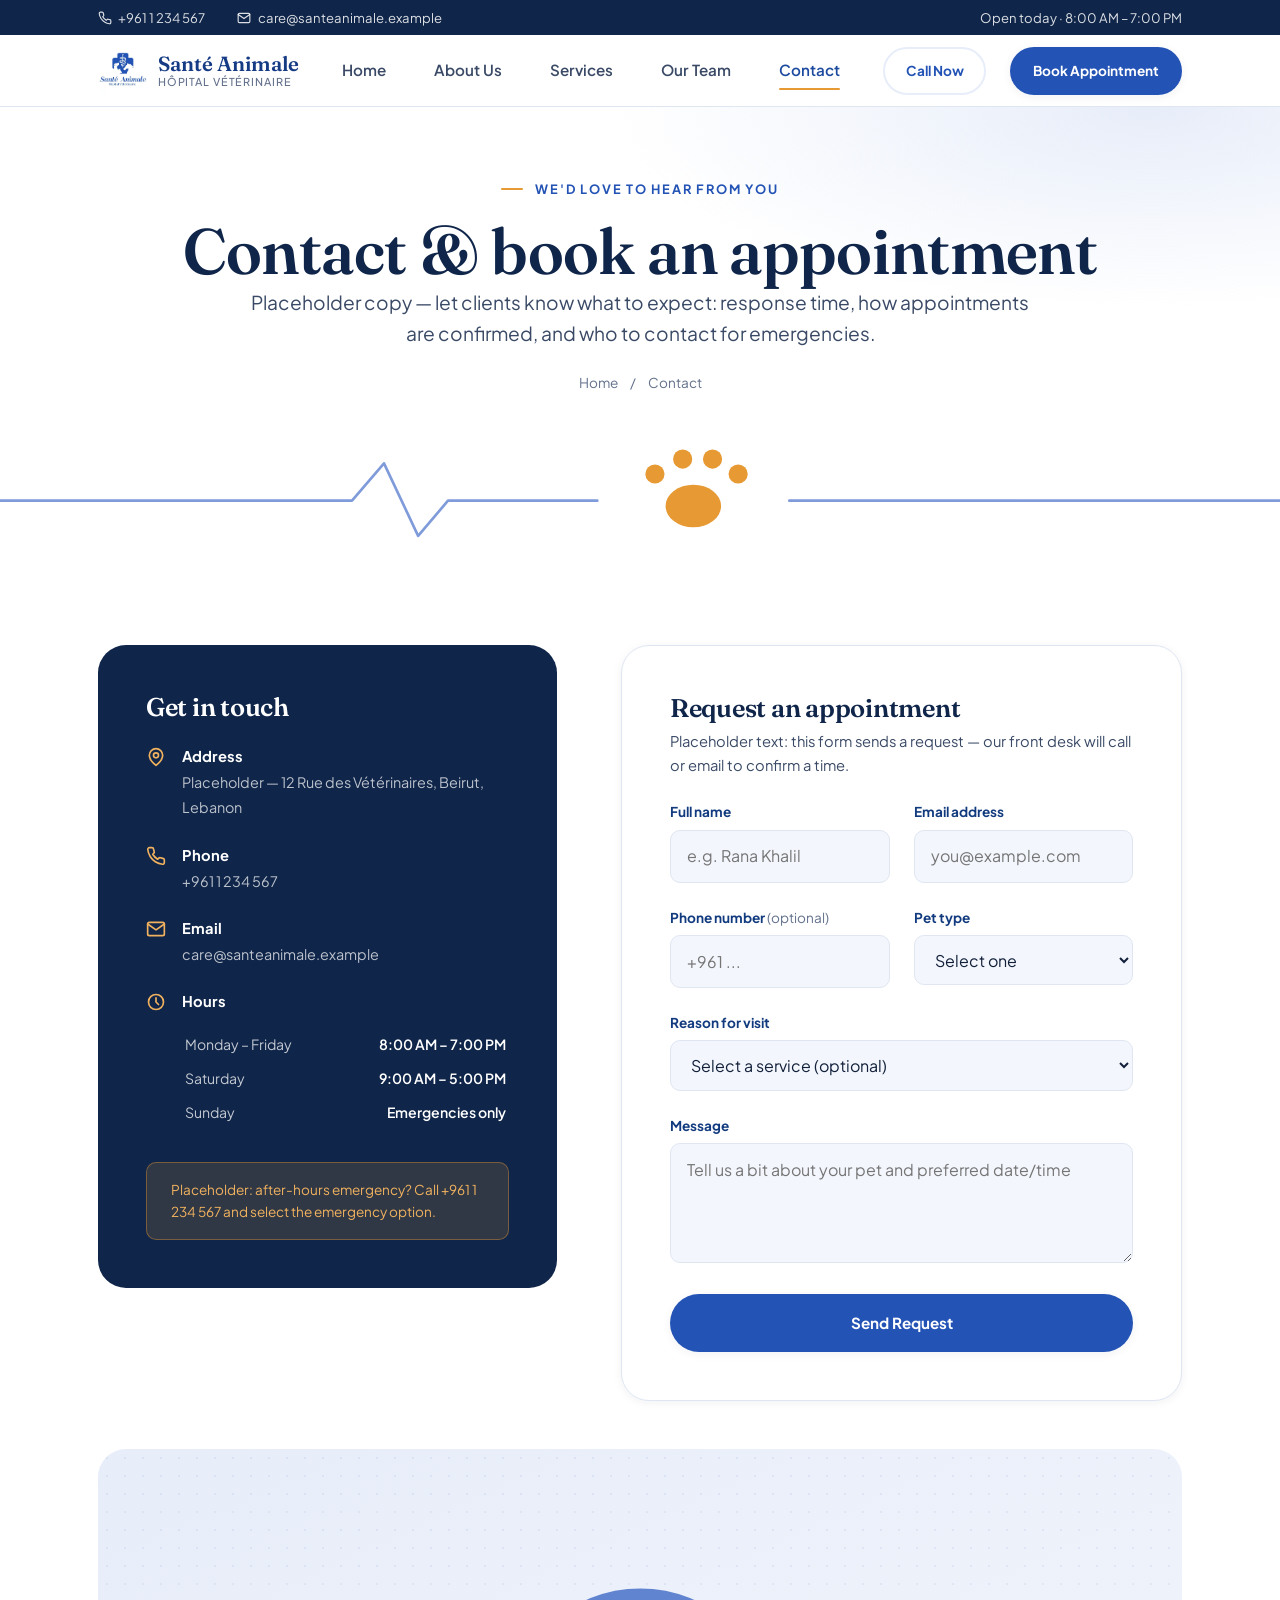
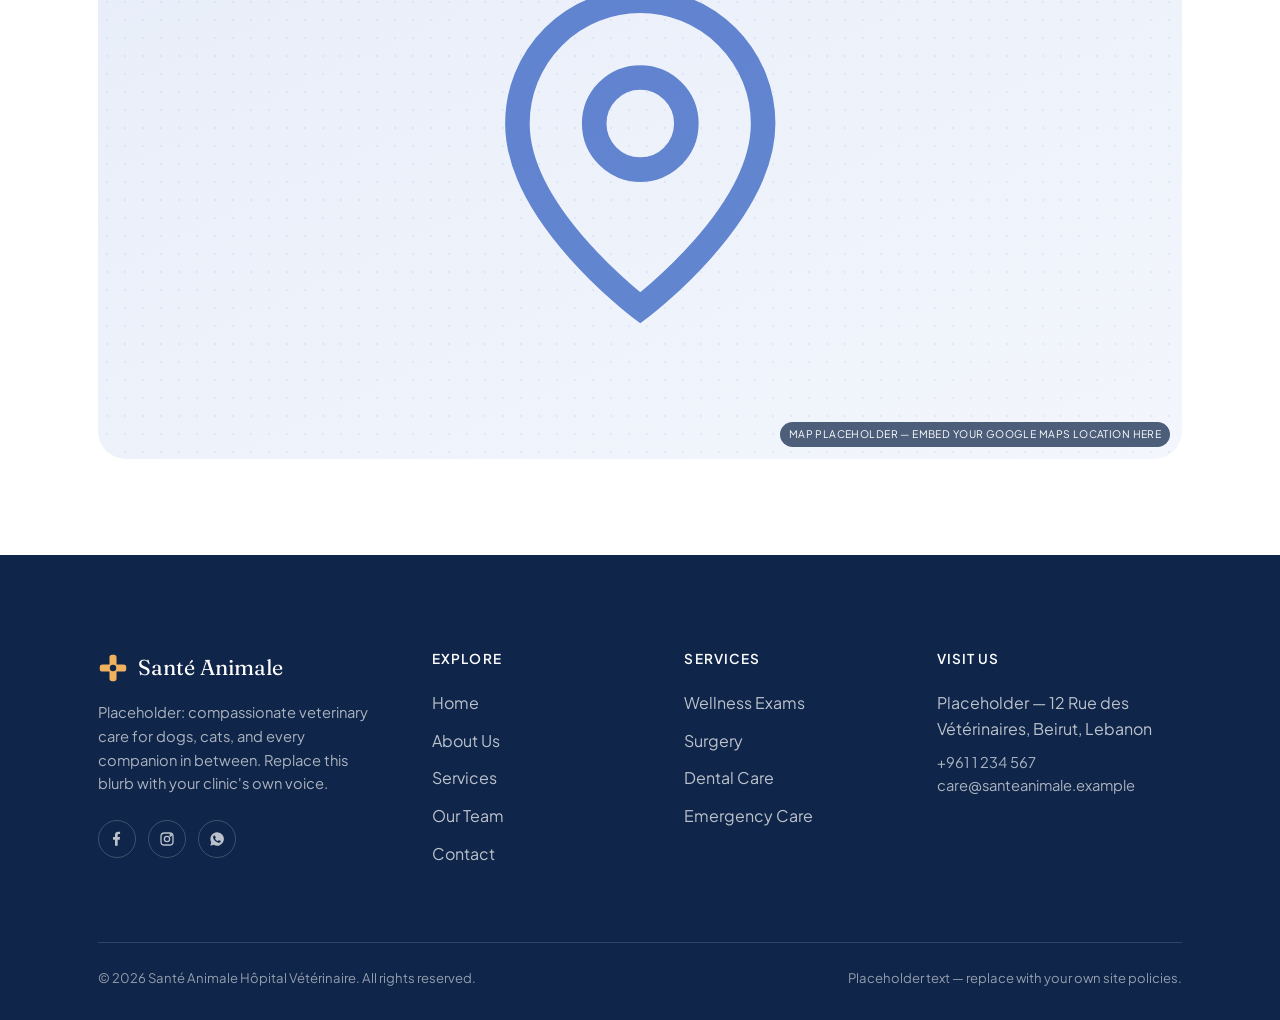
<file: contact.html>
<!DOCTYPE html>
<html lang="en">
<head>
<meta charset="UTF-8">
<meta name="viewport" content="width=device-width, initial-scale=1.0">
<title>Contact &amp; Book an Appointment — Santé Animale</title>
<meta name="description" content="Contact Santé Animale veterinary hospital or book an appointment online. Hours, location, and emergency information.">
<link rel="icon" href="images/logo.png" type="image/png">
<link rel="preconnect" href="https://fonts.googleapis.com">
<link rel="preconnect" href="https://fonts.gstatic.com" crossorigin>
<link href="https://fonts.googleapis.com/css2?family=Fraunces:opsz,wght@9..144,500;9..144,600;9..144,700&family=Plus+Jakarta+Sans:wght@400;500;600;700;800&family=Petit+Formal+Script&display=swap" rel="stylesheet">
<link rel="stylesheet" href="css/style.css">
<link rel="stylesheet" href="css/pages.css">
</head>
<body>

<a class="skip-link" href="#main">Skip to content</a>

<header class="site-header">
  <div class="topbar">
    <div class="container">
      <div class="topbar-links">
        <a class="topbar-item" href="tel:+9611234567">
          <svg width="14" height="14" viewBox="0 0 24 24" fill="none" stroke="currentColor" stroke-width="2" stroke-linecap="round" stroke-linejoin="round"><path d="M22 16.92v3a2 2 0 0 1-2.18 2 19.79 19.79 0 0 1-8.63-3.07 19.5 19.5 0 0 1-6-6 19.79 19.79 0 0 1-3.07-8.67A2 2 0 0 1 4.11 2h3a2 2 0 0 1 2 1.72c.127.96.362 1.903.7 2.81a2 2 0 0 1-.45 2.11L8.09 9.91a16 16 0 0 0 6 6l1.27-1.27a2 2 0 0 1 2.11-.45c.907.338 1.85.573 2.81.7A2 2 0 0 1 22 16.92z"/></svg>
          +961 1 234 567
        </a>
        <a class="topbar-item" href="mailto:care@santeanimale.example">
          <svg width="14" height="14" viewBox="0 0 24 24" fill="none" stroke="currentColor" stroke-width="2" stroke-linecap="round" stroke-linejoin="round"><path d="m22 6-10 7L2 6"/><rect x="2" y="4" width="20" height="16" rx="2"/></svg>
          care@santeanimale.example
        </a>
      </div>
      <span>Open today · 8:00 AM – 7:00 PM</span>
    </div>
  </div>

  <nav class="navbar container" aria-label="Primary">
    <a href="index.html" class="brand">
      <img src="images/logo.png" alt="Santé Animale — Hôpital Vétérinaire logo">
      <span class="brand-name">Santé Animale<small>Hôpital Vétérinaire</small></span>
    </a>
    <button class="nav-toggle" aria-label="Toggle menu" aria-expanded="false" aria-controls="primary-menu">
      <span></span><span></span><span></span>
    </button>
    <ul class="nav-links" id="primary-menu">
      <li><a href="index.html">Home</a></li>
      <li><a href="about.html">About Us</a></li>
      <li><a href="services.html">Services</a></li>
      <li><a href="team.html">Our Team</a></li>
      <li><a href="contact.html" class="active">Contact</a></li>
    </ul>
    <div class="nav-actions">
      <a href="tel:+9611234567" class="btn btn-ghost btn-sm">Call Now</a>
      <a href="contact.html#appointment" class="btn btn-primary btn-sm">Book Appointment</a>
    </div>
  </nav>
</header>

<main id="main">

  <section class="page-hero">
    <div class="container">
      <p class="eyebrow">We'd love to hear from you</p>
      <h1>Contact &amp; book an appointment</h1>
      <p class="lede">Placeholder copy — let clients know what to expect: response time, how appointments are confirmed, and who to contact for emergencies.</p>
      <div class="breadcrumb">
        <a href="index.html">Home</a><span>/</span><span>Contact</span>
      </div>
    </div>
  </section>

  <svg class="pulse-divider" viewBox="0 0 1200 100" preserveAspectRatio="none" aria-hidden="true">
    <path class="pulse-line-anim" d="M0,55 L330,55 L360,20 L392,88 L420,55 L560,55" />
    <path class="pulse-line-anim" d="M740,55 L1200,55" />
    <g class="paw">
      <ellipse cx="650" cy="60" rx="26" ry="20"/>
      <circle cx="614" cy="30" r="9"/>
      <circle cx="640" cy="16" r="9"/>
      <circle cx="668" cy="16" r="9"/>
      <circle cx="692" cy="30" r="9"/>
    </g>
  </svg>

  <section class="section" id="appointment">
    <div class="container">
      <div class="contact-grid">

        <div class="contact-info-card reveal">
          <h3>Get in touch</h3>
          <div class="contact-line">
            <svg width="20" height="20" viewBox="0 0 24 24" fill="none" stroke="currentColor" stroke-width="2" stroke-linecap="round" stroke-linejoin="round"><path d="M20 10c0 6-8 12-8 12s-8-6-8-12a8 8 0 0 1 16 0Z"/><circle cx="12" cy="10" r="3"/></svg>
            <div><strong>Address</strong><span>Placeholder — 12 Rue des Vétérinaires, Beirut, Lebanon</span></div>
          </div>
          <div class="contact-line">
            <svg width="20" height="20" viewBox="0 0 24 24" fill="none" stroke="currentColor" stroke-width="2" stroke-linecap="round" stroke-linejoin="round"><path d="M22 16.92v3a2 2 0 0 1-2.18 2 19.79 19.79 0 0 1-8.63-3.07 19.5 19.5 0 0 1-6-6 19.79 19.79 0 0 1-3.07-8.67A2 2 0 0 1 4.11 2h3a2 2 0 0 1 2 1.72c.127.96.362 1.903.7 2.81a2 2 0 0 1-.45 2.11L8.09 9.91a16 16 0 0 0 6 6l1.27-1.27a2 2 0 0 1 2.11-.45c.907.338 1.85.573 2.81.7A2 2 0 0 1 22 16.92z"/></svg>
            <div><strong>Phone</strong><a href="tel:+9611234567">+961 1 234 567</a></div>
          </div>
          <div class="contact-line">
            <svg width="20" height="20" viewBox="0 0 24 24" fill="none" stroke="currentColor" stroke-width="2" stroke-linecap="round" stroke-linejoin="round"><path d="m22 6-10 7L2 6"/><rect x="2" y="4" width="20" height="16" rx="2"/></svg>
            <div><strong>Email</strong><a href="mailto:care@santeanimale.example">care@santeanimale.example</a></div>
          </div>

          <div class="contact-line" style="align-items:flex-start;">
            <svg width="20" height="20" viewBox="0 0 24 24" fill="none" stroke="currentColor" stroke-width="2" stroke-linecap="round" stroke-linejoin="round"><circle cx="12" cy="12" r="9"/><path d="M12 7v5l3 3"/></svg>
            <div style="width:100%;">
              <strong>Hours</strong>
              <table class="hours-table">
                <tr><td>Monday – Friday</td><td>8:00 AM – 7:00 PM</td></tr>
                <tr><td>Saturday</td><td>9:00 AM – 5:00 PM</td></tr>
                <tr><td>Sunday</td><td>Emergencies only</td></tr>
              </table>
            </div>
          </div>

          <div class="emergency-note">
            Placeholder: after-hours emergency? Call +961 1 234 567 and select the emergency option.
          </div>
        </div>

        <div class="form-card reveal">
          <h3>Request an appointment</h3>
          <p style="margin:.5rem 0 1.5rem;font-size:.92rem;">Placeholder text: this form sends a request — our front desk will call or email to confirm a time.</p>

          <div class="form-success" id="form-success" role="status">
            <svg width="20" height="20" viewBox="0 0 24 24" fill="none" stroke="currentColor" stroke-width="2.4" stroke-linecap="round" stroke-linejoin="round"><path d="m20 6-11 11-5-5"/></svg>
            Thanks — your request was received. We'll be in touch shortly to confirm.
          </div>

          <form id="contact-form" novalidate>
            <div class="form-row">
              <div class="field">
                <label for="name">Full name</label>
                <input type="text" id="name" name="name" placeholder="e.g. Rana Khalil" required>
                <span class="field-error">Please enter your name.</span>
              </div>
              <div class="field">
                <label for="email">Email address</label>
                <input type="email" id="email" name="email" placeholder="you@example.com" required>
                <span class="field-error">Please enter a valid email address.</span>
              </div>
            </div>

            <div class="form-row">
              <div class="field">
                <label for="phone">Phone number <span style="font-weight:400;color:var(--ink-500);">(optional)</span></label>
                <input type="tel" id="phone" name="phone" placeholder="+961 ...">
                <span class="field-error">Please enter a valid phone number.</span>
              </div>
              <div class="field">
                <label for="petType">Pet type</label>
                <select id="petType" name="petType" required>
                  <option value="">Select one</option>
                  <option>Dog</option>
                  <option>Cat</option>
                  <option>Small mammal</option>
                  <option>Bird</option>
                  <option>Other</option>
                </select>
                <span class="field-error">Please select a pet type.</span>
              </div>
            </div>

            <div class="field">
              <label for="service">Reason for visit</label>
              <select id="service" name="service">
                <option value="">Select a service (optional)</option>
                <option>Wellness Exam</option>
                <option>Surgery</option>
                <option>Dental Care</option>
                <option>Emergency Care</option>
                <option>Grooming</option>
                <option>Diagnostics &amp; Imaging</option>
              </select>
            </div>

            <div class="field">
              <label for="message">Message</label>
              <textarea id="message" name="message" placeholder="Tell us a bit about your pet and preferred date/time" required></textarea>
              <span class="field-error">Please add a few details (at least 10 characters).</span>
            </div>

            <button type="submit" class="btn btn-primary btn-block">Send Request</button>
          </form>
        </div>

      </div>

      <div class="map-frame reveal">
        <div class="ph" style="width:100%;height:100%;">
          <svg viewBox="0 0 24 24" fill="none" stroke="currentColor" stroke-width="1.6"><path d="M20 10c0 6-8 12-8 12s-8-6-8-12a8 8 0 0 1 16 0Z"/><circle cx="12" cy="10" r="3"/></svg>
          <span class="ph-label">Map placeholder — embed your Google Maps location here</span>
        </div>
      </div>
    </div>
  </section>

</main>

<footer class="site-footer">
  <div class="container">
    <div class="footer-grid">
      <div class="footer-col">
        <div class="footer-brand">
          <svg width="30" height="30" viewBox="0 0 34 34" fill="var(--amber-400)"><rect x="13" y="2" width="8" height="30" rx="3"/><rect x="2" y="13" width="30" height="8" rx="3"/><circle cx="17" cy="17" r="3.6" fill="var(--blue-900)"/></svg>
          Santé Animale
        </div>
        <p>Placeholder: compassionate veterinary care for dogs, cats, and every companion in between. Replace this blurb with your clinic's own voice.</p>
        <div class="social-row">
          <a href="#" aria-label="Facebook"><svg width="16" height="16" viewBox="0 0 24 24" fill="currentColor"><path d="M13 22v-9h3l.5-4H13V6.5c0-1.2.3-2 2-2h1.6V1.1C16.3 1 15.1 1 13.7 1 10.9 1 9 2.7 9 5.8V9H6v4h3v9h4Z"/></svg></a>
          <a href="#" aria-label="Instagram"><svg width="16" height="16" viewBox="0 0 24 24" fill="none" stroke="currentColor" stroke-width="2"><rect x="3" y="3" width="18" height="18" rx="5"/><circle cx="12" cy="12" r="4"/><circle cx="17.5" cy="6.5" r="1"/></svg></a>
          <a href="#" aria-label="WhatsApp"><svg width="16" height="16" viewBox="0 0 24 24" fill="currentColor"><path d="M12 2a10 10 0 0 0-8.6 15L2 22l5.2-1.4A10 10 0 1 0 12 2Zm5.6 14.3c-.2.6-1.3 1.2-1.9 1.3-.5.1-1.1.1-1.8-.1-.4-.1-1-.3-1.6-.6-2.9-1.2-4.7-4.1-4.9-4.3-.1-.2-1.2-1.6-1.2-3s.7-2.1 1-2.4c.3-.3.6-.3.8-.3h.6c.2 0 .4 0 .6.5.2.6.7 2 .8 2.1.1.2.1.4 0 .6-.6 1.2-1.2 1.1-.6 2 1 1.7 2 2.3 3.5 3 .3.1.5.1.6-.1.2-.2.7-.8.9-1.1.2-.3.4-.2.7-.1l1.9.9c.2.1.4.2.5.3.1.3.1.9-.1 1.4Z"/></svg></a>
        </div>
      </div>
      <div class="footer-col">
        <h4>Explore</h4>
        <ul>
          <li><a href="index.html">Home</a></li>
          <li><a href="about.html">About Us</a></li>
          <li><a href="services.html">Services</a></li>
          <li><a href="team.html">Our Team</a></li>
          <li><a href="contact.html">Contact</a></li>
        </ul>
      </div>
      <div class="footer-col">
        <h4>Services</h4>
        <ul>
          <li><a href="services.html#wellness">Wellness Exams</a></li>
          <li><a href="services.html#surgery">Surgery</a></li>
          <li><a href="services.html#dental">Dental Care</a></li>
          <li><a href="services.html#emergency">Emergency Care</a></li>
        </ul>
      </div>
      <div class="footer-col">
        <h4>Visit Us</h4>
        <address>Placeholder — 12 Rue des Vétérinaires, Beirut, Lebanon</address>
        <p style="margin-top:.6rem;">+961 1 234 567<br>care@santeanimale.example</p>
      </div>
    </div>
    <div class="footer-bottom">
      <span>© <span id="year"></span> Santé Animale Hôpital Vétérinaire. All rights reserved.</span>
      <span>Placeholder text — replace with your own site policies.</span>
    </div>
  </div>
</footer>

<script src="js/main.js"></script>
</body>
</html>
</file>
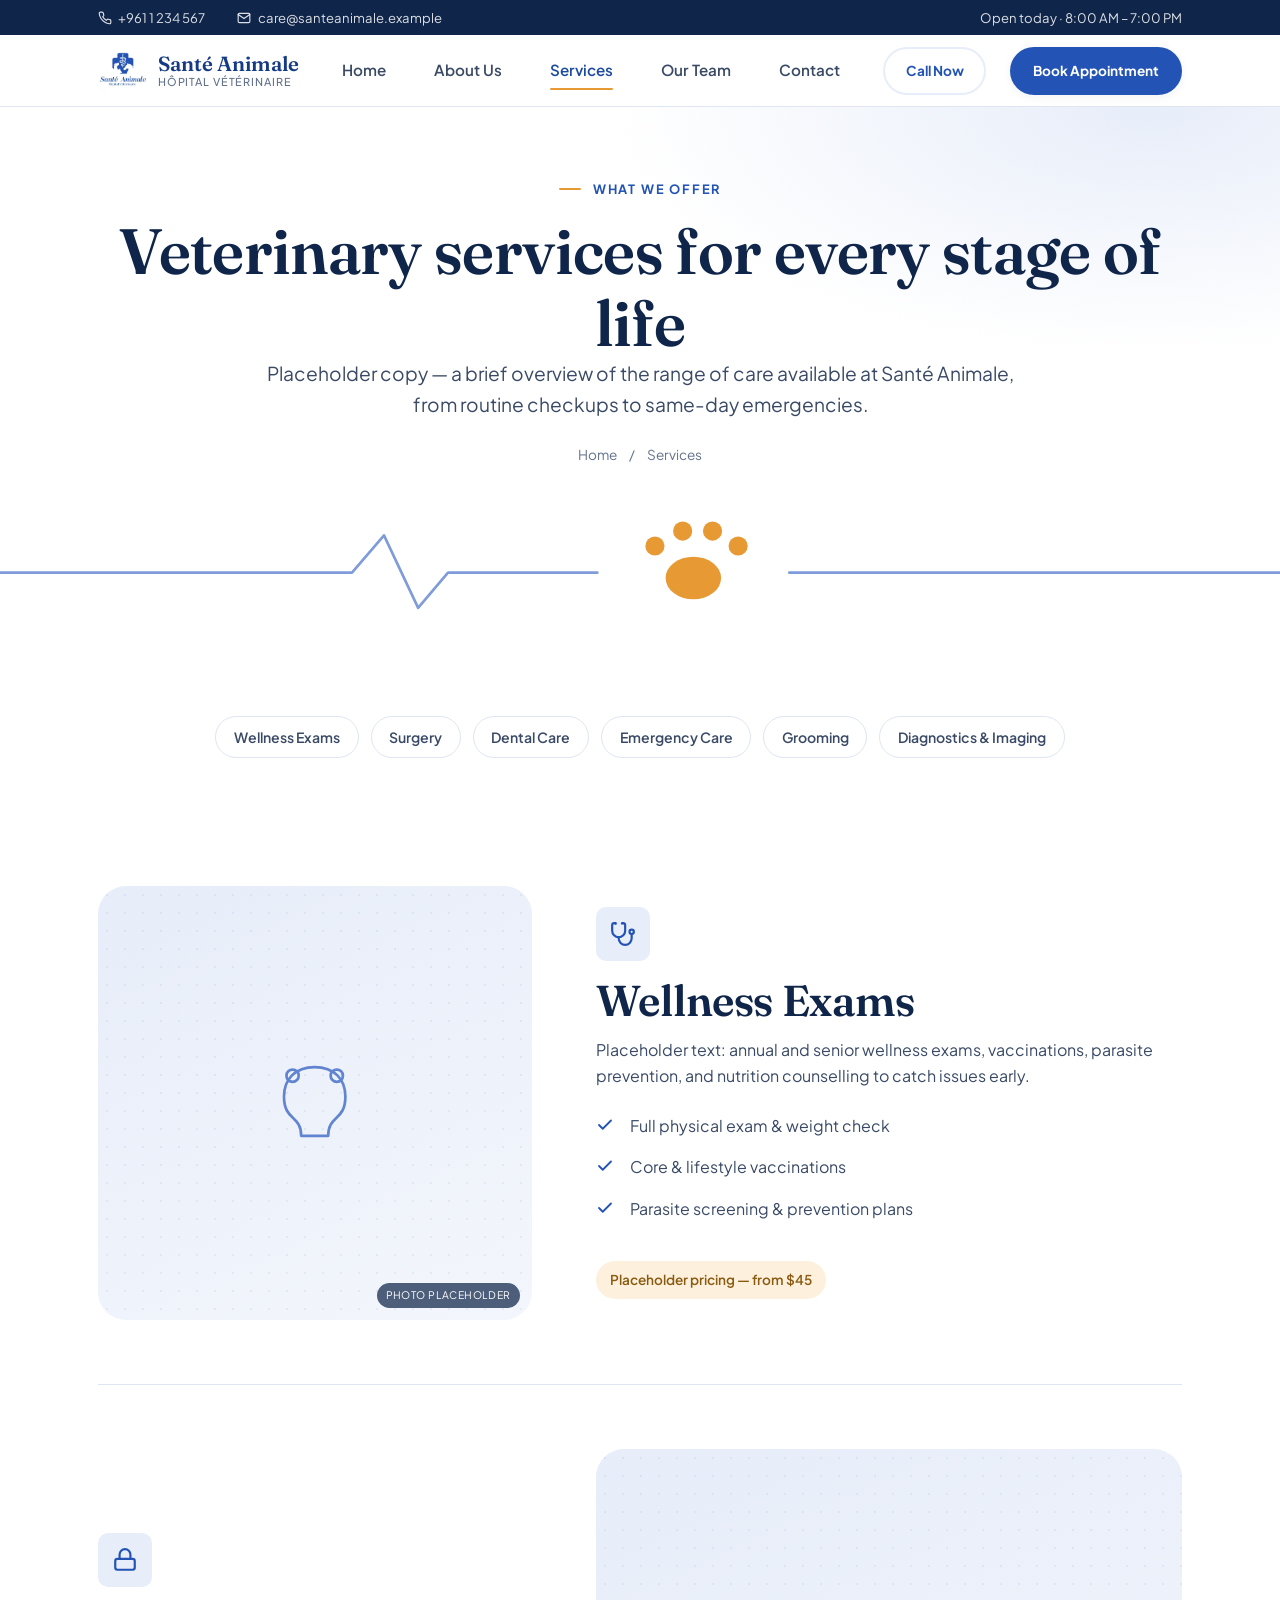
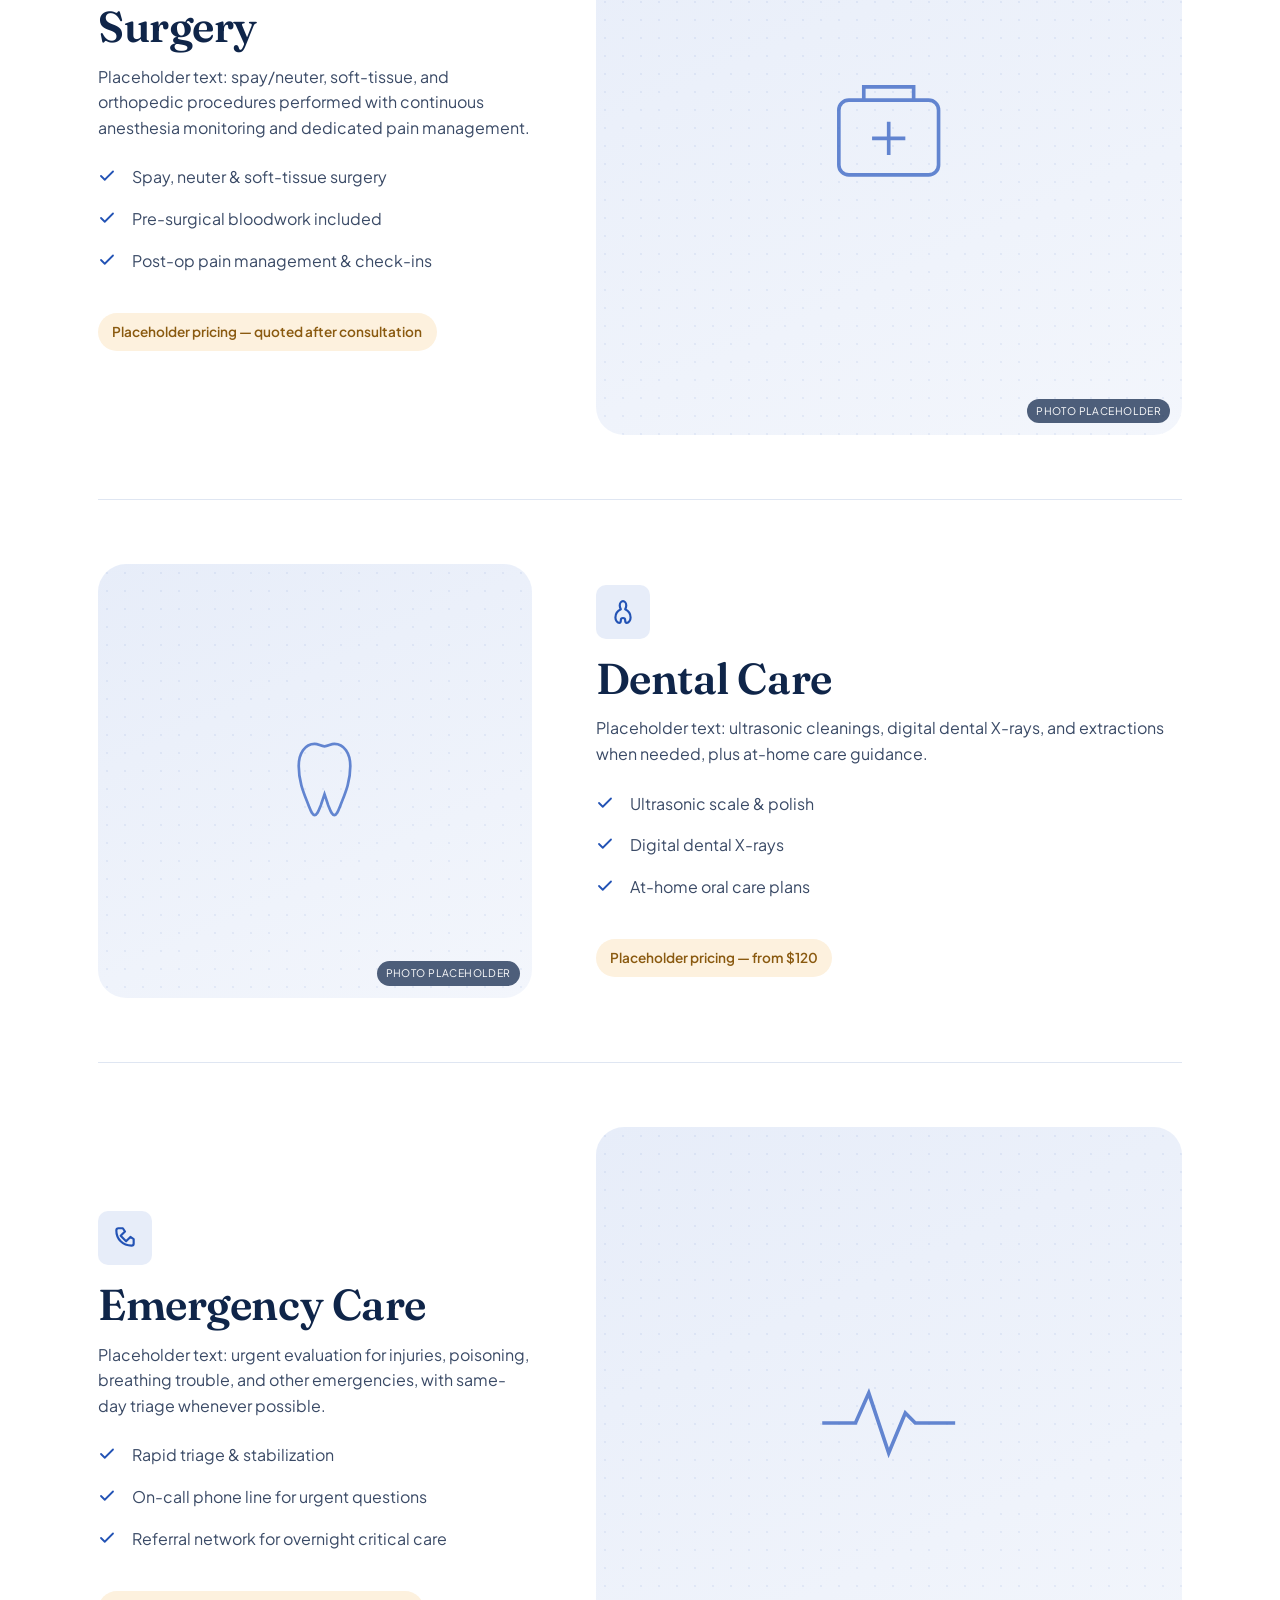
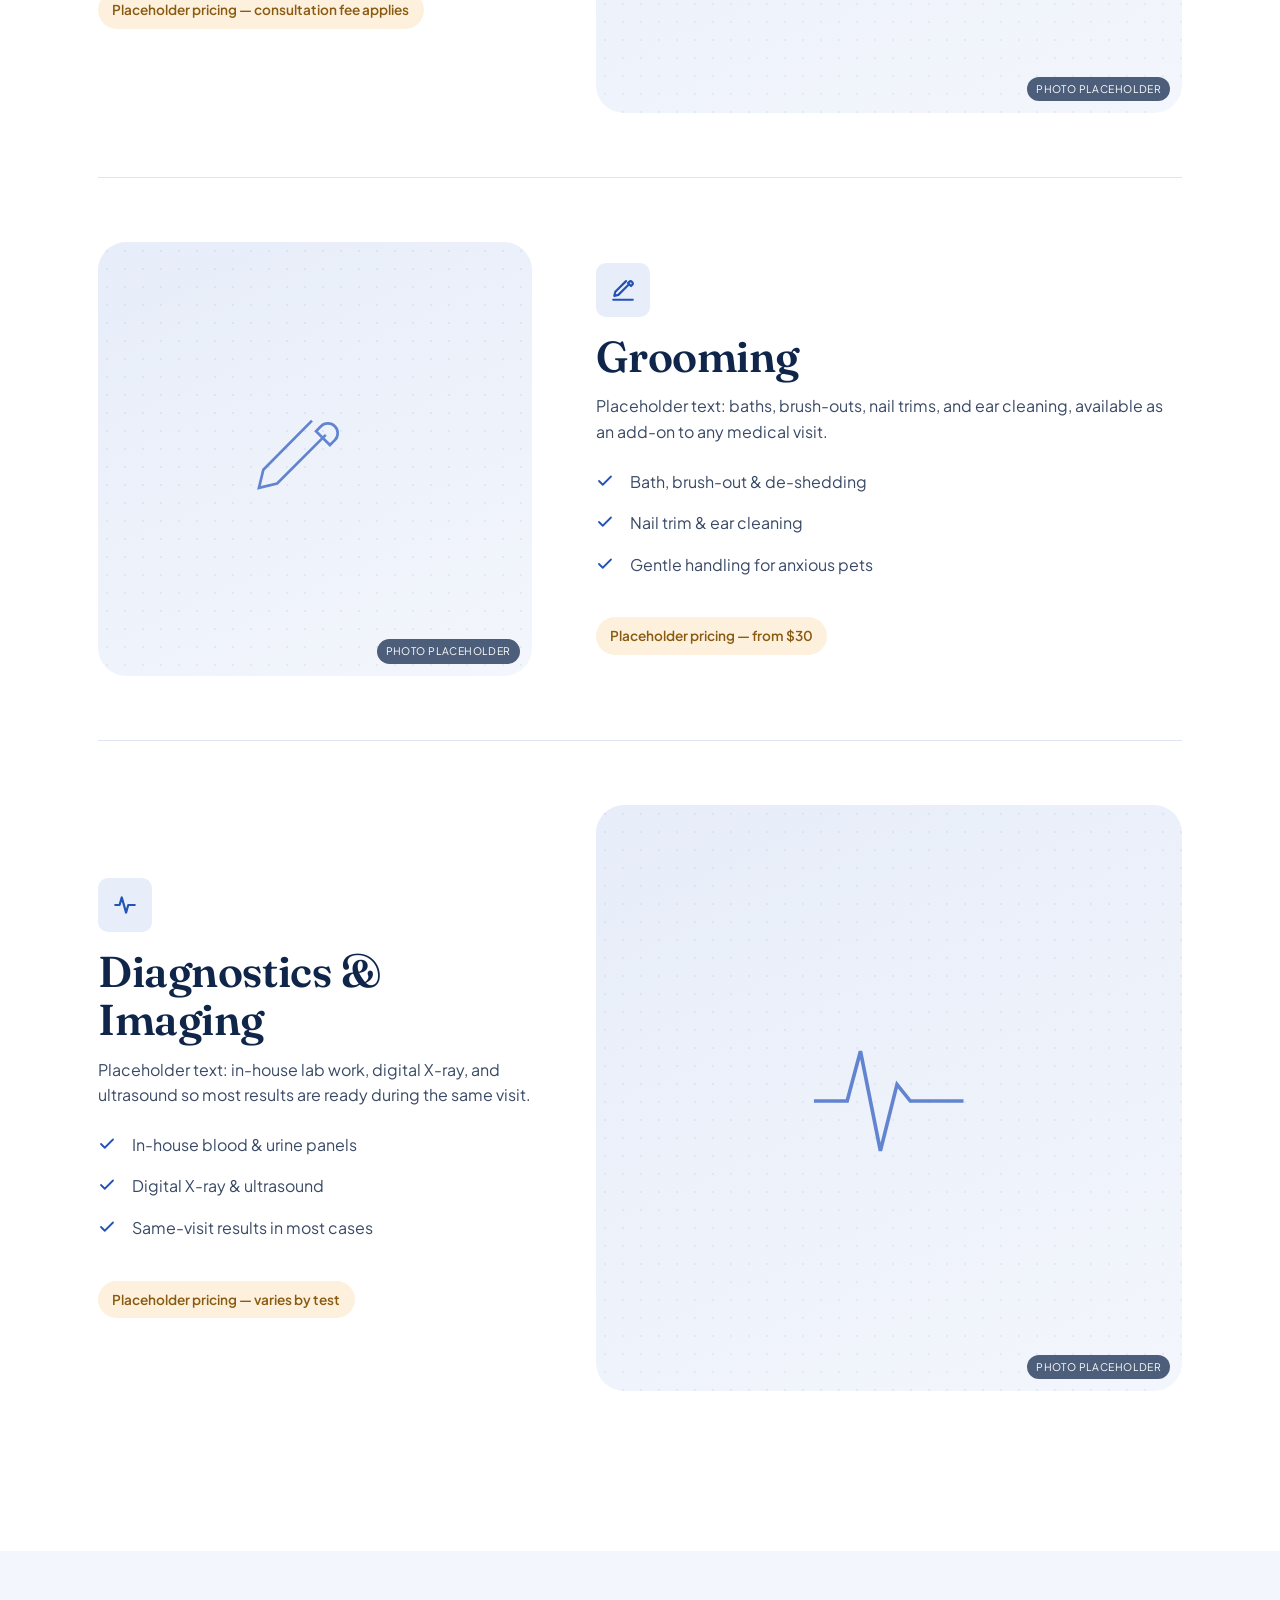
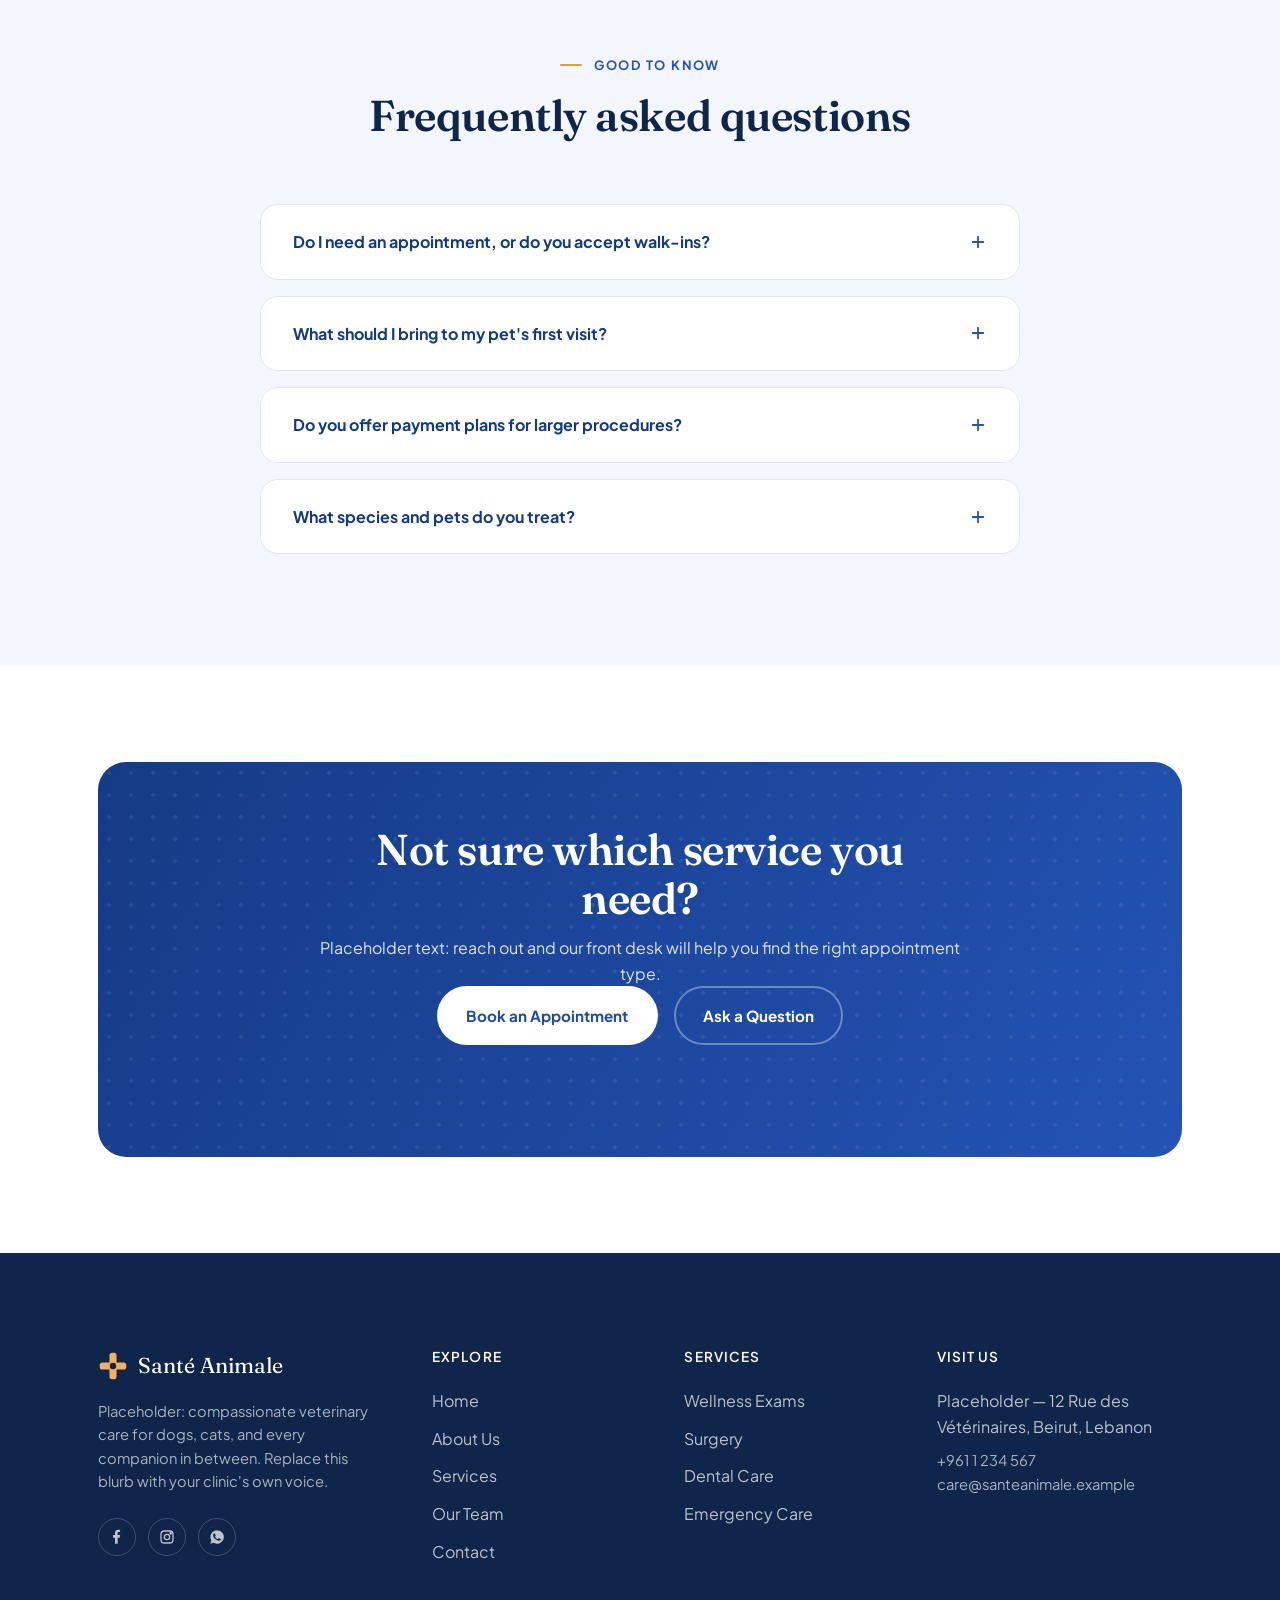
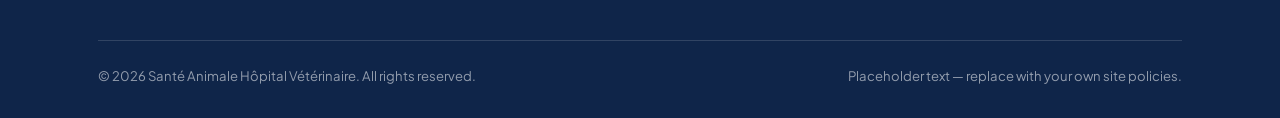
<file: services.html>
<!DOCTYPE html>
<html lang="en">
<head>
<meta charset="UTF-8">
<meta name="viewport" content="width=device-width, initial-scale=1.0">
<title>Services — Santé Animale | Hôpital Vétérinaire</title>
<meta name="description" content="Wellness exams, surgery, dental care, emergency services, grooming, and diagnostics at Santé Animale veterinary hospital.">
<link rel="icon" href="images/logo.png" type="image/png">
<link rel="preconnect" href="https://fonts.googleapis.com">
<link rel="preconnect" href="https://fonts.gstatic.com" crossorigin>
<link href="https://fonts.googleapis.com/css2?family=Fraunces:opsz,wght@9..144,500;9..144,600;9..144,700&family=Plus+Jakarta+Sans:wght@400;500;600;700;800&family=Petit+Formal+Script&display=swap" rel="stylesheet">
<link rel="stylesheet" href="css/style.css">
<link rel="stylesheet" href="css/pages.css">
</head>
<body>

<a class="skip-link" href="#main">Skip to content</a>

<header class="site-header">
  <div class="topbar">
    <div class="container">
      <div class="topbar-links">
        <a class="topbar-item" href="tel:+9611234567">
          <svg width="14" height="14" viewBox="0 0 24 24" fill="none" stroke="currentColor" stroke-width="2" stroke-linecap="round" stroke-linejoin="round"><path d="M22 16.92v3a2 2 0 0 1-2.18 2 19.79 19.79 0 0 1-8.63-3.07 19.5 19.5 0 0 1-6-6 19.79 19.79 0 0 1-3.07-8.67A2 2 0 0 1 4.11 2h3a2 2 0 0 1 2 1.72c.127.96.362 1.903.7 2.81a2 2 0 0 1-.45 2.11L8.09 9.91a16 16 0 0 0 6 6l1.27-1.27a2 2 0 0 1 2.11-.45c.907.338 1.85.573 2.81.7A2 2 0 0 1 22 16.92z"/></svg>
          +961 1 234 567
        </a>
        <a class="topbar-item" href="mailto:care@santeanimale.example">
          <svg width="14" height="14" viewBox="0 0 24 24" fill="none" stroke="currentColor" stroke-width="2" stroke-linecap="round" stroke-linejoin="round"><path d="m22 6-10 7L2 6"/><rect x="2" y="4" width="20" height="16" rx="2"/></svg>
          care@santeanimale.example
        </a>
      </div>
      <span>Open today · 8:00 AM – 7:00 PM</span>
    </div>
  </div>

  <nav class="navbar container" aria-label="Primary">
    <a href="index.html" class="brand">
      <img src="images/logo.png" alt="Santé Animale — Hôpital Vétérinaire logo">
      <span class="brand-name">Santé Animale<small>Hôpital Vétérinaire</small></span>
    </a>
    <button class="nav-toggle" aria-label="Toggle menu" aria-expanded="false" aria-controls="primary-menu">
      <span></span><span></span><span></span>
    </button>
    <ul class="nav-links" id="primary-menu">
      <li><a href="index.html">Home</a></li>
      <li><a href="about.html">About Us</a></li>
      <li><a href="services.html" class="active">Services</a></li>
      <li><a href="team.html">Our Team</a></li>
      <li><a href="contact.html">Contact</a></li>
    </ul>
    <div class="nav-actions">
      <a href="tel:+9611234567" class="btn btn-ghost btn-sm">Call Now</a>
      <a href="contact.html#appointment" class="btn btn-primary btn-sm">Book Appointment</a>
    </div>
  </nav>
</header>

<main id="main">

  <section class="page-hero">
    <div class="container">
      <p class="eyebrow">What we offer</p>
      <h1>Veterinary services for every stage of life</h1>
      <p class="lede">Placeholder copy — a brief overview of the range of care available at Santé Animale, from routine checkups to same-day emergencies.</p>
      <div class="breadcrumb">
        <a href="index.html">Home</a><span>/</span><span>Services</span>
      </div>
    </div>
  </section>

  <svg class="pulse-divider" viewBox="0 0 1200 100" preserveAspectRatio="none" aria-hidden="true">
    <path class="pulse-line-anim" d="M0,55 L330,55 L360,20 L392,88 L420,55 L560,55" />
    <path class="pulse-line-anim" d="M740,55 L1200,55" />
    <g class="paw">
      <ellipse cx="650" cy="60" rx="26" ry="20"/>
      <circle cx="614" cy="30" r="9"/>
      <circle cx="640" cy="16" r="9"/>
      <circle cx="668" cy="16" r="9"/>
      <circle cx="692" cy="30" r="9"/>
    </g>
  </svg>

  <section class="section">
    <div class="container">

      <nav class="service-nav reveal" aria-label="Jump to service">
        <a href="#wellness">Wellness Exams</a>
        <a href="#surgery">Surgery</a>
        <a href="#dental">Dental Care</a>
        <a href="#emergency">Emergency Care</a>
        <a href="#grooming">Grooming</a>
        <a href="#diagnostics">Diagnostics &amp; Imaging</a>
      </nav>

      <!-- WELLNESS -->
      <div class="service-block reveal" id="wellness">
        <div class="service-media">
          <div class="ph">
            <svg viewBox="0 0 120 120" fill="none" stroke="currentColor" stroke-width="2.2"><path d="M35 55c0-14 9-24 25-24s25 10 25 24c0 20-14 15-14 32H49c0-17-14-12-14-32Z" stroke-linejoin="round"/><circle cx="42" cy="38" r="5"/><circle cx="78" cy="38" r="5"/></svg>
            <span class="ph-label">Photo placeholder</span>
          </div>
        </div>
        <div>
          <div class="icon-badge">
            <svg width="26" height="26" viewBox="0 0 24 24" fill="none" stroke="currentColor" stroke-width="2" stroke-linecap="round" stroke-linejoin="round"><path d="M4.8 2.3A.3.3 0 1 0 5 2H4a2 2 0 0 0-2 2v5a6 6 0 0 0 6 6v0a6 6 0 0 0 6-6V4a2 2 0 0 0-2-2h-1a.2.2 0 1 0 .3.3"/><path d="M8 15v1a6 6 0 0 0 6 6v0a6 6 0 0 0 6-6v-4"/><circle cx="20" cy="10" r="2"/></svg>
          </div>
          <h2>Wellness Exams</h2>
          <p style="margin-top:.75rem;">Placeholder text: annual and senior wellness exams, vaccinations, parasite prevention, and nutrition counselling to catch issues early.</p>
          <ul class="check-list service-list">
            <li><svg width="18" height="18" viewBox="0 0 24 24" fill="none" stroke="currentColor" stroke-width="2.4" stroke-linecap="round" stroke-linejoin="round"><path d="m20 6-11 11-5-5"/></svg> Full physical exam &amp; weight check</li>
            <li><svg width="18" height="18" viewBox="0 0 24 24" fill="none" stroke="currentColor" stroke-width="2.4" stroke-linecap="round" stroke-linejoin="round"><path d="m20 6-11 11-5-5"/></svg> Core &amp; lifestyle vaccinations</li>
            <li><svg width="18" height="18" viewBox="0 0 24 24" fill="none" stroke="currentColor" stroke-width="2.4" stroke-linecap="round" stroke-linejoin="round"><path d="m20 6-11 11-5-5"/></svg> Parasite screening &amp; prevention plans</li>
          </ul>
          <span class="pricing-note">Placeholder pricing — from $45</span>
        </div>
      </div>

      <!-- SURGERY -->
      <div class="service-block reverse reveal" id="surgery">
        <div class="service-media">
          <div class="ph">
            <svg viewBox="0 0 120 120" fill="none" stroke="currentColor" stroke-width="2.2"><rect x="30" y="35" width="60" height="45" rx="6"/><path d="M45 35v-8h30v8"/><path d="M50 58h20M60 48v20"/></svg>
            <span class="ph-label">Photo placeholder</span>
          </div>
        </div>
        <div>
          <div class="icon-badge">
            <svg width="26" height="26" viewBox="0 0 24 24" fill="none" stroke="currentColor" stroke-width="2" stroke-linecap="round" stroke-linejoin="round"><rect x="3" y="11" width="18" height="10" rx="2"/><path d="M7 11V7a5 5 0 0 1 10 0v4"/></svg>
          </div>
          <h2>Surgery</h2>
          <p style="margin-top:.75rem;">Placeholder text: spay/neuter, soft-tissue, and orthopedic procedures performed with continuous anesthesia monitoring and dedicated pain management.</p>
          <ul class="check-list service-list">
            <li><svg width="18" height="18" viewBox="0 0 24 24" fill="none" stroke="currentColor" stroke-width="2.4" stroke-linecap="round" stroke-linejoin="round"><path d="m20 6-11 11-5-5"/></svg> Spay, neuter &amp; soft-tissue surgery</li>
            <li><svg width="18" height="18" viewBox="0 0 24 24" fill="none" stroke="currentColor" stroke-width="2.4" stroke-linecap="round" stroke-linejoin="round"><path d="m20 6-11 11-5-5"/></svg> Pre-surgical bloodwork included</li>
            <li><svg width="18" height="18" viewBox="0 0 24 24" fill="none" stroke="currentColor" stroke-width="2.4" stroke-linecap="round" stroke-linejoin="round"><path d="m20 6-11 11-5-5"/></svg> Post-op pain management &amp; check-ins</li>
          </ul>
          <span class="pricing-note">Placeholder pricing — quoted after consultation</span>
        </div>
      </div>

      <!-- DENTAL -->
      <div class="service-block reveal" id="dental">
        <div class="service-media">
          <div class="ph">
            <svg viewBox="0 0 120 120" fill="none" stroke="currentColor" stroke-width="2.2"><path d="M60 30c-8 0-13 8-13 18 0 14 5 24 8 32 2 5 3 8 5 8s3-3 5-8c1-3 2-6 3-9 1 3 2 6 3 9 2 5 3 8 5 8s3-3 5-8c3-8 8-18 8-32 0-10-5-18-13-18-3 0-5 2-8 2s-5-2-8-2Z"/></svg>
            <span class="ph-label">Photo placeholder</span>
          </div>
        </div>
        <div>
          <div class="icon-badge">
            <svg width="26" height="26" viewBox="0 0 24 24" fill="none" stroke="currentColor" stroke-width="2" stroke-linecap="round" stroke-linejoin="round"><path d="M12 2c-1.5 0-3 1.5-3 4 0 1.5.5 2.5 1 3.5C7 11 5 13.5 5 17c0 3 2 5 3.5 5 1 0 1.5-1 1.5-2.5 0-1 .5-2 2-2s2 1 2 2c0 1.5.5 2.5 1.5 2.5C17 22 19 20 19 17c0-3.5-2-6-5-7.5.5-1 1-2 1-3.5 0-2.5-1.5-4-3-4Z"/></svg>
          </div>
          <h2>Dental Care</h2>
          <p style="margin-top:.75rem;">Placeholder text: ultrasonic cleanings, digital dental X-rays, and extractions when needed, plus at-home care guidance.</p>
          <ul class="check-list service-list">
            <li><svg width="18" height="18" viewBox="0 0 24 24" fill="none" stroke="currentColor" stroke-width="2.4" stroke-linecap="round" stroke-linejoin="round"><path d="m20 6-11 11-5-5"/></svg> Ultrasonic scale &amp; polish</li>
            <li><svg width="18" height="18" viewBox="0 0 24 24" fill="none" stroke="currentColor" stroke-width="2.4" stroke-linecap="round" stroke-linejoin="round"><path d="m20 6-11 11-5-5"/></svg> Digital dental X-rays</li>
            <li><svg width="18" height="18" viewBox="0 0 24 24" fill="none" stroke="currentColor" stroke-width="2.4" stroke-linecap="round" stroke-linejoin="round"><path d="m20 6-11 11-5-5"/></svg> At-home oral care plans</li>
          </ul>
          <span class="pricing-note">Placeholder pricing — from $120</span>
        </div>
      </div>

      <!-- EMERGENCY -->
      <div class="service-block reverse reveal" id="emergency">
        <div class="service-media">
          <div class="ph">
            <svg viewBox="0 0 120 120" fill="none" stroke="currentColor" stroke-width="2.2"><path d="M20 62h20l8-18 12 36 10-24 6 6h24"/></svg>
            <span class="ph-label">Photo placeholder</span>
          </div>
        </div>
        <div>
          <div class="icon-badge">
            <svg width="26" height="26" viewBox="0 0 24 24" fill="none" stroke="currentColor" stroke-width="2" stroke-linecap="round" stroke-linejoin="round"><path d="M6 3h4l2 3-4 4 5 5 4-4 3 2v4a2 2 0 0 1-2 2c-8 0-14-6-14-14a2 2 0 0 1 2-2Z"/></svg>
          </div>
          <h2>Emergency Care</h2>
          <p style="margin-top:.75rem;">Placeholder text: urgent evaluation for injuries, poisoning, breathing trouble, and other emergencies, with same-day triage whenever possible.</p>
          <ul class="check-list service-list">
            <li><svg width="18" height="18" viewBox="0 0 24 24" fill="none" stroke="currentColor" stroke-width="2.4" stroke-linecap="round" stroke-linejoin="round"><path d="m20 6-11 11-5-5"/></svg> Rapid triage &amp; stabilization</li>
            <li><svg width="18" height="18" viewBox="0 0 24 24" fill="none" stroke="currentColor" stroke-width="2.4" stroke-linecap="round" stroke-linejoin="round"><path d="m20 6-11 11-5-5"/></svg> On-call phone line for urgent questions</li>
            <li><svg width="18" height="18" viewBox="0 0 24 24" fill="none" stroke="currentColor" stroke-width="2.4" stroke-linecap="round" stroke-linejoin="round"><path d="m20 6-11 11-5-5"/></svg> Referral network for overnight critical care</li>
          </ul>
          <span class="pricing-note">Placeholder pricing — consultation fee applies</span>
        </div>
      </div>

      <!-- GROOMING -->
      <div class="service-block reveal" id="grooming">
        <div class="service-media">
          <div class="ph">
            <svg viewBox="0 0 120 120" fill="none" stroke="currentColor" stroke-width="2.2"><path d="M76.4 33.6a8 8 0 0 0-11.3 0l-4 4 11.3 11.3 4-4a8 8 0 0 0 0-11.3Z"/><path d="m69 40.6-39.6 39.6-14.8 3.6 3.6-14.8L57.8 29"/></svg>
            <span class="ph-label">Photo placeholder</span>
          </div>
        </div>
        <div>
          <div class="icon-badge">
            <svg width="26" height="26" viewBox="0 0 24 24" fill="none" stroke="currentColor" stroke-width="2" stroke-linecap="round" stroke-linejoin="round"><path d="M20.4 4.6a2 2 0 0 0-2.8 0l-1 1 2.8 2.8 1-1a2 2 0 0 0 0-2.8Z"/><path d="m17.6 6.6-9.9 9.9-3.7.9.9-3.7 9.9-9.9"/><path d="M3 21h18"/></svg>
          </div>
          <h2>Grooming</h2>
          <p style="margin-top:.75rem;">Placeholder text: baths, brush-outs, nail trims, and ear cleaning, available as an add-on to any medical visit.</p>
          <ul class="check-list service-list">
            <li><svg width="18" height="18" viewBox="0 0 24 24" fill="none" stroke="currentColor" stroke-width="2.4" stroke-linecap="round" stroke-linejoin="round"><path d="m20 6-11 11-5-5"/></svg> Bath, brush-out &amp; de-shedding</li>
            <li><svg width="18" height="18" viewBox="0 0 24 24" fill="none" stroke="currentColor" stroke-width="2.4" stroke-linecap="round" stroke-linejoin="round"><path d="m20 6-11 11-5-5"/></svg> Nail trim &amp; ear cleaning</li>
            <li><svg width="18" height="18" viewBox="0 0 24 24" fill="none" stroke="currentColor" stroke-width="2.4" stroke-linecap="round" stroke-linejoin="round"><path d="m20 6-11 11-5-5"/></svg> Gentle handling for anxious pets</li>
          </ul>
          <span class="pricing-note">Placeholder pricing — from $30</span>
        </div>
      </div>

      <!-- DIAGNOSTICS -->
      <div class="service-block reverse reveal" id="diagnostics">
        <div class="service-media">
          <div class="ph">
            <svg viewBox="0 0 120 120" fill="none" stroke="currentColor" stroke-width="2.2"><path d="M15 62h20l8-30 12 60 10-40 8 10h32"/></svg>
            <span class="ph-label">Photo placeholder</span>
          </div>
        </div>
        <div>
          <div class="icon-badge">
            <svg width="26" height="26" viewBox="0 0 24 24" fill="none" stroke="currentColor" stroke-width="2" stroke-linecap="round" stroke-linejoin="round"><path d="M3 12h4l2-7 4 14 2-7h6"/></svg>
          </div>
          <h2>Diagnostics &amp; Imaging</h2>
          <p style="margin-top:.75rem;">Placeholder text: in-house lab work, digital X-ray, and ultrasound so most results are ready during the same visit.</p>
          <ul class="check-list service-list">
            <li><svg width="18" height="18" viewBox="0 0 24 24" fill="none" stroke="currentColor" stroke-width="2.4" stroke-linecap="round" stroke-linejoin="round"><path d="m20 6-11 11-5-5"/></svg> In-house blood &amp; urine panels</li>
            <li><svg width="18" height="18" viewBox="0 0 24 24" fill="none" stroke="currentColor" stroke-width="2.4" stroke-linecap="round" stroke-linejoin="round"><path d="m20 6-11 11-5-5"/></svg> Digital X-ray &amp; ultrasound</li>
            <li><svg width="18" height="18" viewBox="0 0 24 24" fill="none" stroke="currentColor" stroke-width="2.4" stroke-linecap="round" stroke-linejoin="round"><path d="m20 6-11 11-5-5"/></svg> Same-visit results in most cases</li>
          </ul>
          <span class="pricing-note">Placeholder pricing — varies by test</span>
        </div>
      </div>

    </div>
  </section>

  <!-- ============ FAQ ============ -->
  <section class="section section-soft">
    <div class="container">
      <div class="section-head center reveal">
        <p class="eyebrow" style="justify-content:center;">Good to know</p>
        <h2>Frequently asked questions</h2>
      </div>

      <div style="max-width:760px;margin-inline:auto;" class="reveal">
        <div class="faq-item">
          <button class="faq-q" aria-expanded="false">Do I need an appointment, or do you accept walk-ins?
            <svg width="18" height="18" viewBox="0 0 24 24" fill="none" stroke="currentColor" stroke-width="2.4" stroke-linecap="round" stroke-linejoin="round"><path d="M12 5v14M5 12h14"/></svg>
          </button>
          <div class="faq-a"><p>Placeholder answer: describe your scheduling policy, walk-in availability, and how urgent cases are prioritized.</p></div>
        </div>
        <div class="faq-item">
          <button class="faq-q" aria-expanded="false">What should I bring to my pet's first visit?
            <svg width="18" height="18" viewBox="0 0 24 24" fill="none" stroke="currentColor" stroke-width="2.4" stroke-linecap="round" stroke-linejoin="round"><path d="M12 5v14M5 12h14"/></svg>
          </button>
          <div class="faq-a"><p>Placeholder answer: list any prior medical records, medication lists, or forms new clients should bring along.</p></div>
        </div>
        <div class="faq-item">
          <button class="faq-q" aria-expanded="false">Do you offer payment plans for larger procedures?
            <svg width="18" height="18" viewBox="0 0 24 24" fill="none" stroke="currentColor" stroke-width="2.4" stroke-linecap="round" stroke-linejoin="round"><path d="M12 5v14M5 12h14"/></svg>
          </button>
          <div class="faq-a"><p>Placeholder answer: explain financing options, pet insurance support, or payment plans available to clients.</p></div>
        </div>
        <div class="faq-item">
          <button class="faq-q" aria-expanded="false">What species and pets do you treat?
            <svg width="18" height="18" viewBox="0 0 24 24" fill="none" stroke="currentColor" stroke-width="2.4" stroke-linecap="round" stroke-linejoin="round"><path d="M12 5v14M5 12h14"/></svg>
          </button>
          <div class="faq-a"><p>Placeholder answer: list the species treated — dogs, cats, small mammals, exotics — and any limitations.</p></div>
        </div>
      </div>
    </div>
  </section>

  <!-- ============ CTA ============ -->
  <section class="section">
    <div class="container reveal">
      <div class="cta-band">
        <div class="cta-inner">
          <h2>Not sure which service you need?</h2>
          <p style="margin-top:.75rem;">Placeholder text: reach out and our front desk will help you find the right appointment type.</p>
          <div class="hero-actions">
            <a href="contact.html#appointment" class="btn btn-on-dark">Book an Appointment</a>
            <a href="contact.html" class="btn btn-ghost-on-dark">Ask a Question</a>
          </div>
        </div>
      </div>
    </div>
  </section>

</main>

<footer class="site-footer">
  <div class="container">
    <div class="footer-grid">
      <div class="footer-col">
        <div class="footer-brand">
          <svg width="30" height="30" viewBox="0 0 34 34" fill="var(--amber-400)"><rect x="13" y="2" width="8" height="30" rx="3"/><rect x="2" y="13" width="30" height="8" rx="3"/><circle cx="17" cy="17" r="3.6" fill="var(--blue-900)"/></svg>
          Santé Animale
        </div>
        <p>Placeholder: compassionate veterinary care for dogs, cats, and every companion in between. Replace this blurb with your clinic's own voice.</p>
        <div class="social-row">
          <a href="#" aria-label="Facebook"><svg width="16" height="16" viewBox="0 0 24 24" fill="currentColor"><path d="M13 22v-9h3l.5-4H13V6.5c0-1.2.3-2 2-2h1.6V1.1C16.3 1 15.1 1 13.7 1 10.9 1 9 2.7 9 5.8V9H6v4h3v9h4Z"/></svg></a>
          <a href="#" aria-label="Instagram"><svg width="16" height="16" viewBox="0 0 24 24" fill="none" stroke="currentColor" stroke-width="2"><rect x="3" y="3" width="18" height="18" rx="5"/><circle cx="12" cy="12" r="4"/><circle cx="17.5" cy="6.5" r="1"/></svg></a>
          <a href="#" aria-label="WhatsApp"><svg width="16" height="16" viewBox="0 0 24 24" fill="currentColor"><path d="M12 2a10 10 0 0 0-8.6 15L2 22l5.2-1.4A10 10 0 1 0 12 2Zm5.6 14.3c-.2.6-1.3 1.2-1.9 1.3-.5.1-1.1.1-1.8-.1-.4-.1-1-.3-1.6-.6-2.9-1.2-4.7-4.1-4.9-4.3-.1-.2-1.2-1.6-1.2-3s.7-2.1 1-2.4c.3-.3.6-.3.8-.3h.6c.2 0 .4 0 .6.5.2.6.7 2 .8 2.1.1.2.1.4 0 .6-.6 1.2-1.2 1.1-.6 2 1 1.7 2 2.3 3.5 3 .3.1.5.1.6-.1.2-.2.7-.8.9-1.1.2-.3.4-.2.7-.1l1.9.9c.2.1.4.2.5.3.1.3.1.9-.1 1.4Z"/></svg></a>
        </div>
      </div>
      <div class="footer-col">
        <h4>Explore</h4>
        <ul>
          <li><a href="index.html">Home</a></li>
          <li><a href="about.html">About Us</a></li>
          <li><a href="services.html">Services</a></li>
          <li><a href="team.html">Our Team</a></li>
          <li><a href="contact.html">Contact</a></li>
        </ul>
      </div>
      <div class="footer-col">
        <h4>Services</h4>
        <ul>
          <li><a href="services.html#wellness">Wellness Exams</a></li>
          <li><a href="services.html#surgery">Surgery</a></li>
          <li><a href="services.html#dental">Dental Care</a></li>
          <li><a href="services.html#emergency">Emergency Care</a></li>
        </ul>
      </div>
      <div class="footer-col">
        <h4>Visit Us</h4>
        <address>Placeholder — 12 Rue des Vétérinaires, Beirut, Lebanon</address>
        <p style="margin-top:.6rem;">+961 1 234 567<br>care@santeanimale.example</p>
      </div>
    </div>
    <div class="footer-bottom">
      <span>© <span id="year"></span> Santé Animale Hôpital Vétérinaire. All rights reserved.</span>
      <span>Placeholder text — replace with your own site policies.</span>
    </div>
  </div>
</footer>

<script src="js/main.js"></script>
</body>
</html>
</file>
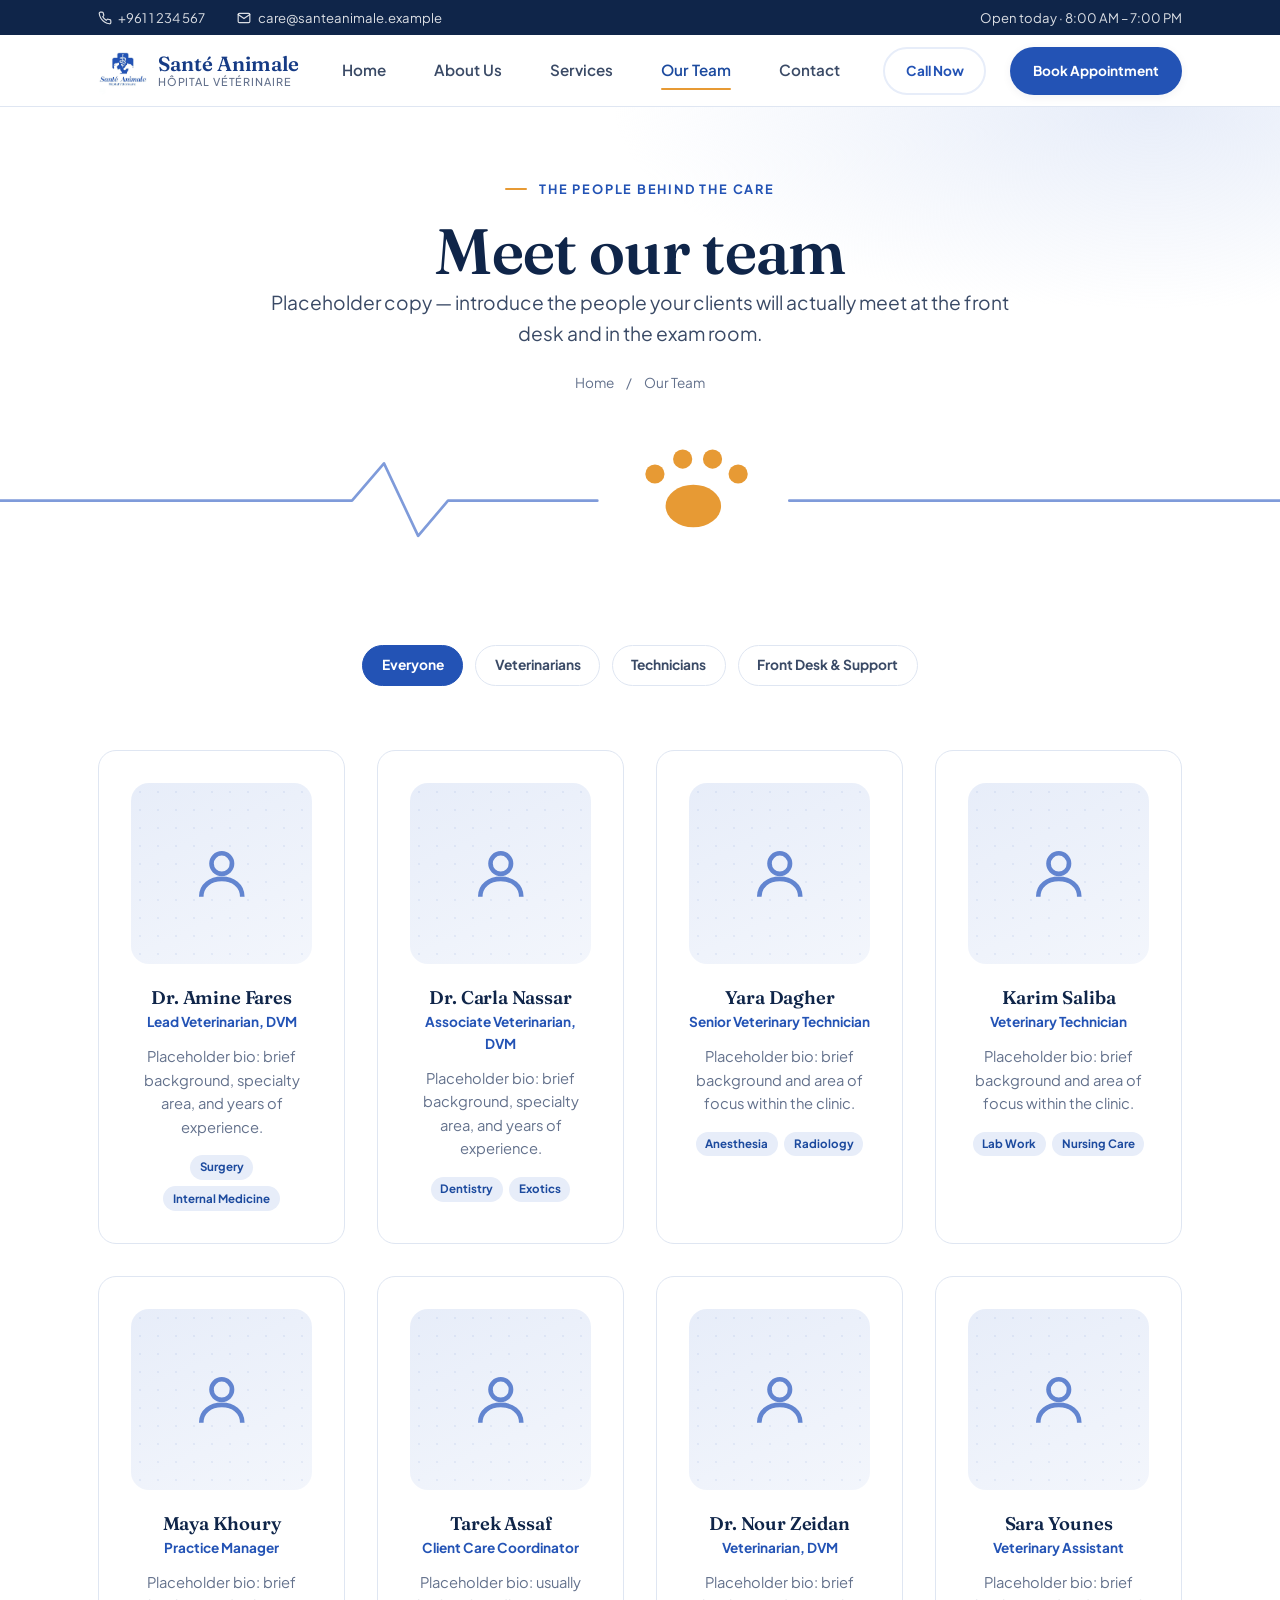
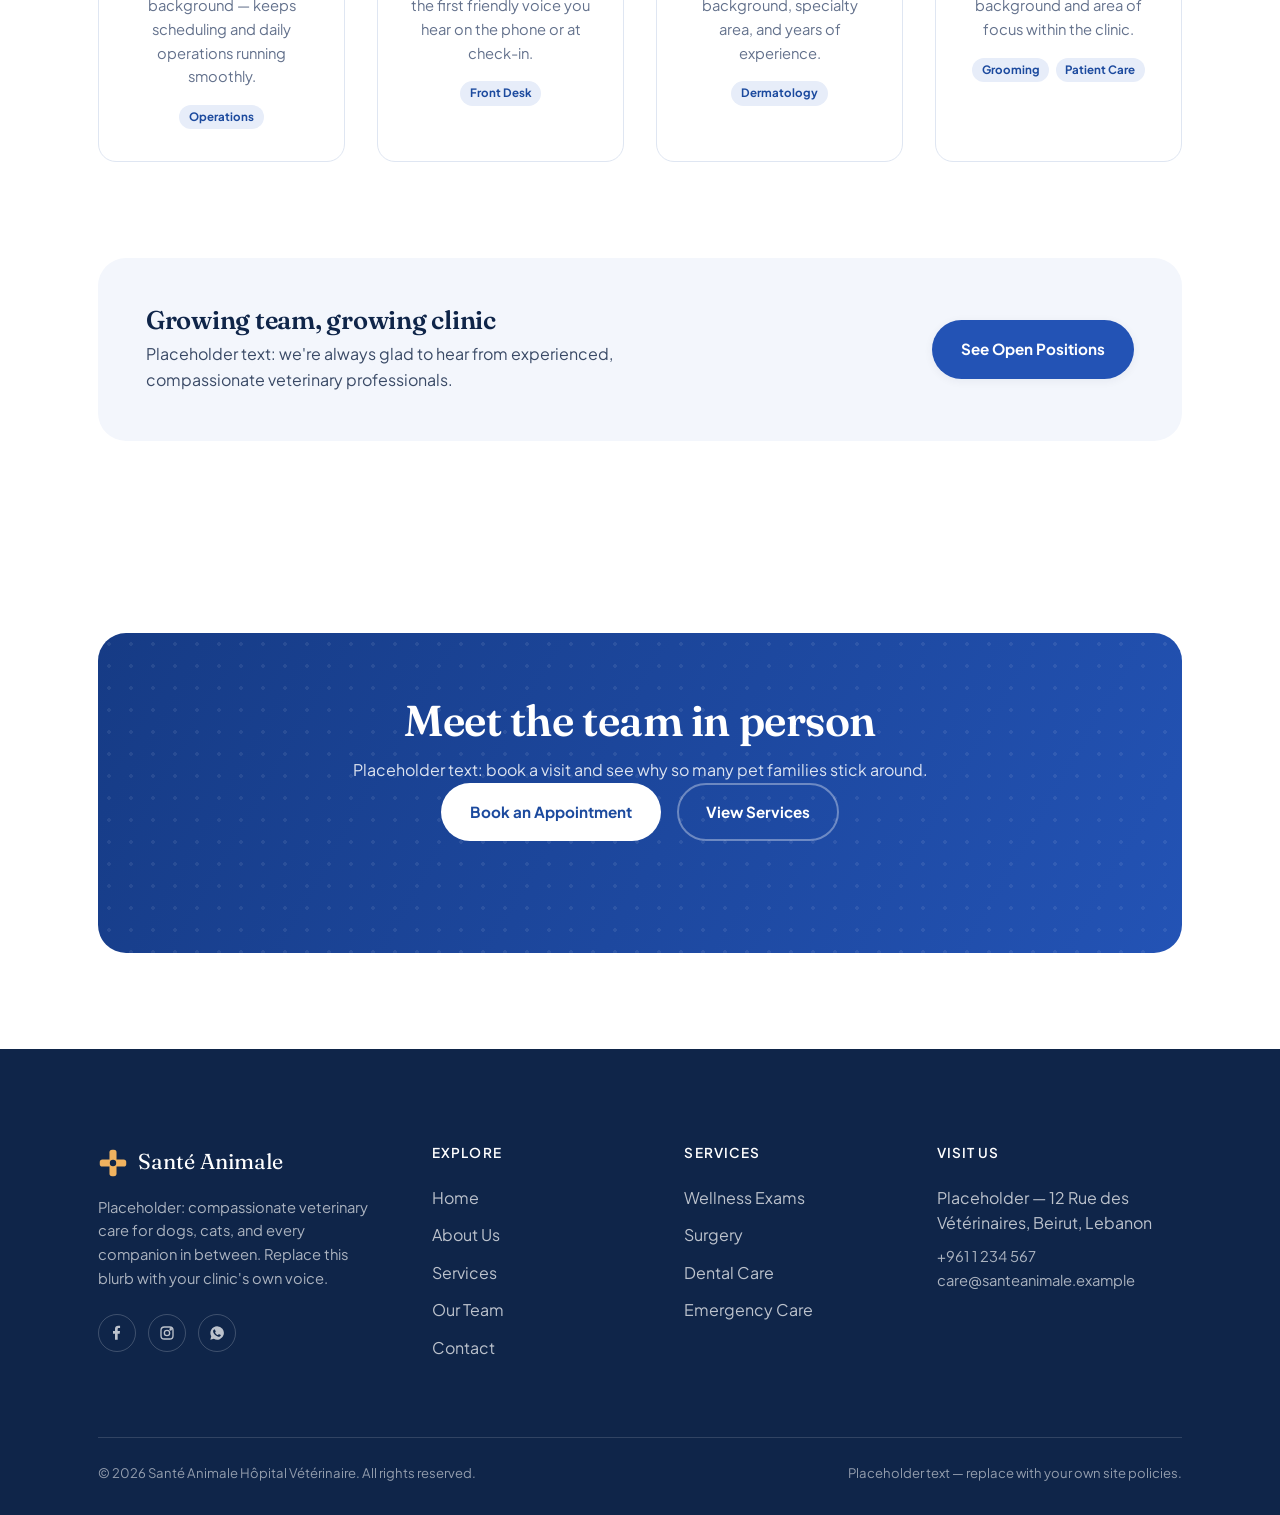
<file: team.html>
<!DOCTYPE html>
<html lang="en">
<head>
<meta charset="UTF-8">
<meta name="viewport" content="width=device-width, initial-scale=1.0">
<title>Our Team — Santé Animale | Hôpital Vétérinaire</title>
<meta name="description" content="Meet the veterinarians, technicians, and support staff at Santé Animale veterinary hospital.">
<link rel="icon" href="images/logo.png" type="image/png">
<link rel="preconnect" href="https://fonts.googleapis.com">
<link rel="preconnect" href="https://fonts.gstatic.com" crossorigin>
<link href="https://fonts.googleapis.com/css2?family=Fraunces:opsz,wght@9..144,500;9..144,600;9..144,700&family=Plus+Jakarta+Sans:wght@400;500;600;700;800&family=Petit+Formal+Script&display=swap" rel="stylesheet">
<link rel="stylesheet" href="css/style.css">
<link rel="stylesheet" href="css/pages.css">
</head>
<body>

<a class="skip-link" href="#main">Skip to content</a>

<header class="site-header">
  <div class="topbar">
    <div class="container">
      <div class="topbar-links">
        <a class="topbar-item" href="tel:+9611234567">
          <svg width="14" height="14" viewBox="0 0 24 24" fill="none" stroke="currentColor" stroke-width="2" stroke-linecap="round" stroke-linejoin="round"><path d="M22 16.92v3a2 2 0 0 1-2.18 2 19.79 19.79 0 0 1-8.63-3.07 19.5 19.5 0 0 1-6-6 19.79 19.79 0 0 1-3.07-8.67A2 2 0 0 1 4.11 2h3a2 2 0 0 1 2 1.72c.127.96.362 1.903.7 2.81a2 2 0 0 1-.45 2.11L8.09 9.91a16 16 0 0 0 6 6l1.27-1.27a2 2 0 0 1 2.11-.45c.907.338 1.85.573 2.81.7A2 2 0 0 1 22 16.92z"/></svg>
          +961 1 234 567
        </a>
        <a class="topbar-item" href="mailto:care@santeanimale.example">
          <svg width="14" height="14" viewBox="0 0 24 24" fill="none" stroke="currentColor" stroke-width="2" stroke-linecap="round" stroke-linejoin="round"><path d="m22 6-10 7L2 6"/><rect x="2" y="4" width="20" height="16" rx="2"/></svg>
          care@santeanimale.example
        </a>
      </div>
      <span>Open today · 8:00 AM – 7:00 PM</span>
    </div>
  </div>

  <nav class="navbar container" aria-label="Primary">
    <a href="index.html" class="brand">
      <img src="images/logo.png" alt="Santé Animale — Hôpital Vétérinaire logo">
      <span class="brand-name">Santé Animale<small>Hôpital Vétérinaire</small></span>
    </a>
    <button class="nav-toggle" aria-label="Toggle menu" aria-expanded="false" aria-controls="primary-menu">
      <span></span><span></span><span></span>
    </button>
    <ul class="nav-links" id="primary-menu">
      <li><a href="index.html">Home</a></li>
      <li><a href="about.html">About Us</a></li>
      <li><a href="services.html">Services</a></li>
      <li><a href="team.html" class="active">Our Team</a></li>
      <li><a href="contact.html">Contact</a></li>
    </ul>
    <div class="nav-actions">
      <a href="tel:+9611234567" class="btn btn-ghost btn-sm">Call Now</a>
      <a href="contact.html#appointment" class="btn btn-primary btn-sm">Book Appointment</a>
    </div>
  </nav>
</header>

<main id="main">

  <section class="page-hero">
    <div class="container">
      <p class="eyebrow">The people behind the care</p>
      <h1>Meet our team</h1>
      <p class="lede">Placeholder copy — introduce the people your clients will actually meet at the front desk and in the exam room.</p>
      <div class="breadcrumb">
        <a href="index.html">Home</a><span>/</span><span>Our Team</span>
      </div>
    </div>
  </section>

  <svg class="pulse-divider" viewBox="0 0 1200 100" preserveAspectRatio="none" aria-hidden="true">
    <path class="pulse-line-anim" d="M0,55 L330,55 L360,20 L392,88 L420,55 L560,55" />
    <path class="pulse-line-anim" d="M740,55 L1200,55" />
    <g class="paw">
      <ellipse cx="650" cy="60" rx="26" ry="20"/>
      <circle cx="614" cy="30" r="9"/>
      <circle cx="640" cy="16" r="9"/>
      <circle cx="668" cy="16" r="9"/>
      <circle cx="692" cy="30" r="9"/>
    </g>
  </svg>

  <section class="section">
    <div class="container">

      <div class="team-filter reveal">
        <button type="button" class="active" data-filter="all">Everyone</button>
        <button type="button" data-filter="vet">Veterinarians</button>
        <button type="button" data-filter="tech">Technicians</button>
        <button type="button" data-filter="support">Front Desk &amp; Support</button>
      </div>

      <div class="grid grid-4">

        <div class="card team-card reveal" data-role="vet">
          <div class="team-photo ph">
            <svg viewBox="0 0 24 24" fill="none" stroke="currentColor" stroke-width="1.8"><circle cx="12" cy="8" r="4"/><path d="M4 21c0-4.4 3.6-7 8-7s8 2.6 8 7"/></svg>
          </div>
          <h3>Dr. Amine Fares</h3>
          <span class="team-role">Lead Veterinarian, DVM</span>
          <p class="team-bio">Placeholder bio: brief background, specialty area, and years of experience.</p>
          <div class="team-tags"><span>Surgery</span><span>Internal Medicine</span></div>
        </div>

        <div class="card team-card reveal" data-role="vet">
          <div class="team-photo ph">
            <svg viewBox="0 0 24 24" fill="none" stroke="currentColor" stroke-width="1.8"><circle cx="12" cy="8" r="4"/><path d="M4 21c0-4.4 3.6-7 8-7s8 2.6 8 7"/></svg>
          </div>
          <h3>Dr. Carla Nassar</h3>
          <span class="team-role">Associate Veterinarian, DVM</span>
          <p class="team-bio">Placeholder bio: brief background, specialty area, and years of experience.</p>
          <div class="team-tags"><span>Dentistry</span><span>Exotics</span></div>
        </div>

        <div class="card team-card reveal" data-role="tech">
          <div class="team-photo ph">
            <svg viewBox="0 0 24 24" fill="none" stroke="currentColor" stroke-width="1.8"><circle cx="12" cy="8" r="4"/><path d="M4 21c0-4.4 3.6-7 8-7s8 2.6 8 7"/></svg>
          </div>
          <h3>Yara Dagher</h3>
          <span class="team-role">Senior Veterinary Technician</span>
          <p class="team-bio">Placeholder bio: brief background and area of focus within the clinic.</p>
          <div class="team-tags"><span>Anesthesia</span><span>Radiology</span></div>
        </div>

        <div class="card team-card reveal" data-role="tech">
          <div class="team-photo ph">
            <svg viewBox="0 0 24 24" fill="none" stroke="currentColor" stroke-width="1.8"><circle cx="12" cy="8" r="4"/><path d="M4 21c0-4.4 3.6-7 8-7s8 2.6 8 7"/></svg>
          </div>
          <h3>Karim Saliba</h3>
          <span class="team-role">Veterinary Technician</span>
          <p class="team-bio">Placeholder bio: brief background and area of focus within the clinic.</p>
          <div class="team-tags"><span>Lab Work</span><span>Nursing Care</span></div>
        </div>

        <div class="card team-card reveal" data-role="support">
          <div class="team-photo ph">
            <svg viewBox="0 0 24 24" fill="none" stroke="currentColor" stroke-width="1.8"><circle cx="12" cy="8" r="4"/><path d="M4 21c0-4.4 3.6-7 8-7s8 2.6 8 7"/></svg>
          </div>
          <h3>Maya Khoury</h3>
          <span class="team-role">Practice Manager</span>
          <p class="team-bio">Placeholder bio: brief background — keeps scheduling and daily operations running smoothly.</p>
          <div class="team-tags"><span>Operations</span></div>
        </div>

        <div class="card team-card reveal" data-role="support">
          <div class="team-photo ph">
            <svg viewBox="0 0 24 24" fill="none" stroke="currentColor" stroke-width="1.8"><circle cx="12" cy="8" r="4"/><path d="M4 21c0-4.4 3.6-7 8-7s8 2.6 8 7"/></svg>
          </div>
          <h3>Tarek Assaf</h3>
          <span class="team-role">Client Care Coordinator</span>
          <p class="team-bio">Placeholder bio: usually the first friendly voice you hear on the phone or at check-in.</p>
          <div class="team-tags"><span>Front Desk</span></div>
        </div>

        <div class="card team-card reveal" data-role="vet">
          <div class="team-photo ph">
            <svg viewBox="0 0 24 24" fill="none" stroke="currentColor" stroke-width="1.8"><circle cx="12" cy="8" r="4"/><path d="M4 21c0-4.4 3.6-7 8-7s8 2.6 8 7"/></svg>
          </div>
          <h3>Dr. Nour Zeidan</h3>
          <span class="team-role">Veterinarian, DVM</span>
          <p class="team-bio">Placeholder bio: brief background, specialty area, and years of experience.</p>
          <div class="team-tags"><span>Dermatology</span></div>
        </div>

        <div class="card team-card reveal" data-role="tech">
          <div class="team-photo ph">
            <svg viewBox="0 0 24 24" fill="none" stroke="currentColor" stroke-width="1.8"><circle cx="12" cy="8" r="4"/><path d="M4 21c0-4.4 3.6-7 8-7s8 2.6 8 7"/></svg>
          </div>
          <h3>Sara Younes</h3>
          <span class="team-role">Veterinary Assistant</span>
          <p class="team-bio">Placeholder bio: brief background and area of focus within the clinic.</p>
          <div class="team-tags"><span>Grooming</span><span>Patient Care</span></div>
        </div>

      </div>

      <div class="join-banner reveal" style="margin-top: var(--sp-8);">
        <div>
          <h3>Growing team, growing clinic</h3>
          <p style="margin-top:.4rem;max-width:44ch;">Placeholder text: we're always glad to hear from experienced, compassionate veterinary professionals.</p>
        </div>
        <a href="contact.html" class="btn btn-primary">See Open Positions</a>
      </div>

    </div>
  </section>

  <!-- ============ CTA ============ -->
  <section class="section">
    <div class="container reveal">
      <div class="cta-band">
        <div class="cta-inner">
          <h2>Meet the team in person</h2>
          <p style="margin-top:.75rem;">Placeholder text: book a visit and see why so many pet families stick around.</p>
          <div class="hero-actions">
            <a href="contact.html#appointment" class="btn btn-on-dark">Book an Appointment</a>
            <a href="services.html" class="btn btn-ghost-on-dark">View Services</a>
          </div>
        </div>
      </div>
    </div>
  </section>

</main>

<footer class="site-footer">
  <div class="container">
    <div class="footer-grid">
      <div class="footer-col">
        <div class="footer-brand">
          <svg width="30" height="30" viewBox="0 0 34 34" fill="var(--amber-400)"><rect x="13" y="2" width="8" height="30" rx="3"/><rect x="2" y="13" width="30" height="8" rx="3"/><circle cx="17" cy="17" r="3.6" fill="var(--blue-900)"/></svg>
          Santé Animale
        </div>
        <p>Placeholder: compassionate veterinary care for dogs, cats, and every companion in between. Replace this blurb with your clinic's own voice.</p>
        <div class="social-row">
          <a href="#" aria-label="Facebook"><svg width="16" height="16" viewBox="0 0 24 24" fill="currentColor"><path d="M13 22v-9h3l.5-4H13V6.5c0-1.2.3-2 2-2h1.6V1.1C16.3 1 15.1 1 13.7 1 10.9 1 9 2.7 9 5.8V9H6v4h3v9h4Z"/></svg></a>
          <a href="#" aria-label="Instagram"><svg width="16" height="16" viewBox="0 0 24 24" fill="none" stroke="currentColor" stroke-width="2"><rect x="3" y="3" width="18" height="18" rx="5"/><circle cx="12" cy="12" r="4"/><circle cx="17.5" cy="6.5" r="1"/></svg></a>
          <a href="#" aria-label="WhatsApp"><svg width="16" height="16" viewBox="0 0 24 24" fill="currentColor"><path d="M12 2a10 10 0 0 0-8.6 15L2 22l5.2-1.4A10 10 0 1 0 12 2Zm5.6 14.3c-.2.6-1.3 1.2-1.9 1.3-.5.1-1.1.1-1.8-.1-.4-.1-1-.3-1.6-.6-2.9-1.2-4.7-4.1-4.9-4.3-.1-.2-1.2-1.6-1.2-3s.7-2.1 1-2.4c.3-.3.6-.3.8-.3h.6c.2 0 .4 0 .6.5.2.6.7 2 .8 2.1.1.2.1.4 0 .6-.6 1.2-1.2 1.1-.6 2 1 1.7 2 2.3 3.5 3 .3.1.5.1.6-.1.2-.2.7-.8.9-1.1.2-.3.4-.2.7-.1l1.9.9c.2.1.4.2.5.3.1.3.1.9-.1 1.4Z"/></svg></a>
        </div>
      </div>
      <div class="footer-col">
        <h4>Explore</h4>
        <ul>
          <li><a href="index.html">Home</a></li>
          <li><a href="about.html">About Us</a></li>
          <li><a href="services.html">Services</a></li>
          <li><a href="team.html">Our Team</a></li>
          <li><a href="contact.html">Contact</a></li>
        </ul>
      </div>
      <div class="footer-col">
        <h4>Services</h4>
        <ul>
          <li><a href="services.html#wellness">Wellness Exams</a></li>
          <li><a href="services.html#surgery">Surgery</a></li>
          <li><a href="services.html#dental">Dental Care</a></li>
          <li><a href="services.html#emergency">Emergency Care</a></li>
        </ul>
      </div>
      <div class="footer-col">
        <h4>Visit Us</h4>
        <address>Placeholder — 12 Rue des Vétérinaires, Beirut, Lebanon</address>
        <p style="margin-top:.6rem;">+961 1 234 567<br>care@santeanimale.example</p>
      </div>
    </div>
    <div class="footer-bottom">
      <span>© <span id="year"></span> Santé Animale Hôpital Vétérinaire. All rights reserved.</span>
      <span>Placeholder text — replace with your own site policies.</span>
    </div>
  </div>
</footer>

<script src="js/main.js"></script>
</body>
</html>
</file>
<file: css/style.css>
/* ==========================================================================
   Santé Animale — Design System
   Palette derived from the clinic's mark: royal blue caduceus + animal duo.
   Signature motif: the "pulse → paw" line (heartbeat resolving into a
   paw print) used as a section divider throughout the site.
   ========================================================================== */

:root {
  /* ---- Color: pulled straight from the logo, extended into a full ramp */
  --blue-900: #0f2549;
  --blue-800: #123b7f;
  --blue-700: #163b85;
  --blue-600: #1c4a9e;
  --blue-500: #2353b5; /* primary — exact logo blue */
  --blue-400: #4a72c9;
  --blue-300: #7f9bda;
  --blue-100: #e7edf9;
  --blue-50:  #f3f6fc;

  --amber-500: #e79a34; /* warm complement — keeps "clinical blue" welcoming */
  --amber-400: #f0b25f;
  --amber-100: #fdf1de;

  --ink-900: #12203a;
  --ink-700: #3a4a66;
  --ink-500: #63718c;
  --ink-300: #a3aec2;

  --white: #ffffff;
  --line: #dfe6f2;

  /* ---- Type */
  --font-display: "Fraunces", "Iowan Old Style", serif;
  --font-body: "Plus Jakarta Sans", "Segoe UI", sans-serif;
  --font-script: "Petit Formal Script", "Segoe Script", cursive;

  /* ---- Scale (8px base) */
  --sp-1: 0.5rem;
  --sp-2: 0.75rem;
  --sp-3: 1rem;
  --sp-4: 1.5rem;
  --sp-5: 2rem;
  --sp-6: 3rem;
  --sp-7: 4rem;
  --sp-8: 6rem;
  --sp-9: 8rem;

  --radius-sm: 10px;
  --radius-md: 18px;
  --radius-lg: 28px;
  --radius-pill: 999px;

  --shadow-sm: 0 2px 10px rgba(15, 37, 73, 0.06);
  --shadow-md: 0 12px 30px rgba(15, 37, 73, 0.10);
  --shadow-lg: 0 24px 60px rgba(15, 37, 73, 0.16);

  --container: 1180px;
  --ease: cubic-bezier(0.22, 1, 0.36, 1);
}

/* ---- Reset ---------------------------------------------------------- */
*, *::before, *::after { box-sizing: border-box; }
html { scroll-behavior: smooth; }
@media (prefers-reduced-motion: reduce) {
  html { scroll-behavior: auto; }
  *, *::before, *::after {
    animation-duration: 0.001ms !important;
    animation-iteration-count: 1 !important;
    transition-duration: 0.001ms !important;
    scroll-behavior: auto !important;
  }
}

body, h1, h2, h3, h4, p, figure, blockquote { margin: 0; }
ul { list-style: none; margin: 0; padding: 0; }
img { max-width: 100%; display: block; }
a { color: inherit; text-decoration: none; }
button { font: inherit; cursor: pointer; }
input, textarea, select { font: inherit; }

body {
  font-family: var(--font-body);
  color: var(--ink-900);
  background: var(--white);
  -webkit-font-smoothing: antialiased;
  line-height: 1.6;
  font-size: 16px;
  overflow-x: hidden;
}

:focus-visible {
  outline: 3px solid var(--amber-500);
  outline-offset: 3px;
  border-radius: 4px;
}

.container {
  width: 100%;
  max-width: var(--container);
  margin-inline: auto;
  padding-inline: var(--sp-4);
}

@media (min-width: 768px) {
  .container { padding-inline: var(--sp-6); }
}

section { position: relative; }

/* ---- Typography ------------------------------------------------------ */
h1, h2, h3, h4 {
  font-family: var(--font-display);
  color: var(--blue-900);
  font-weight: 600;
  line-height: 1.12;
  letter-spacing: -0.01em;
}

h1 { font-size: clamp(2.4rem, 4.4vw + 1rem, 4rem); }
h2 { font-size: clamp(1.9rem, 2.6vw + 1rem, 2.7rem); }
h3 { font-size: clamp(1.3rem, 1vw + 1rem, 1.6rem); }
h4 { font-size: 1.125rem; }

p { color: var(--ink-700); }
.lede {
  font-size: clamp(1.05rem, 0.4vw + 1rem, 1.2rem);
  color: var(--ink-700);
}

.eyebrow {
  display: inline-flex;
  align-items: center;
  gap: var(--sp-2);
  font-family: var(--font-body);
  font-weight: 700;
  font-size: 0.8rem;
  letter-spacing: 0.14em;
  text-transform: uppercase;
  color: var(--blue-500);
  margin-bottom: var(--sp-3);
}
.eyebrow::before {
  content: "";
  width: 22px;
  height: 2px;
  background: var(--amber-500);
  border-radius: var(--radius-pill);
}

.script {
  font-family: var(--font-script);
  color: var(--amber-500);
  font-size: 1.5em;
  font-weight: 400;
}

.section-head {
  max-width: 640px;
  margin-bottom: var(--sp-7);
}
.section-head.center { margin-inline: auto; text-align: center; }

/* ---- Buttons ----------------------------------------------------------- */
.btn {
  display: inline-flex;
  align-items: center;
  justify-content: center;
  gap: var(--sp-2);
  padding: 0.95rem 1.7rem;
  border-radius: var(--radius-pill);
  font-weight: 700;
  font-size: 0.95rem;
  border: 2px solid transparent;
  transition: transform 0.35s var(--ease), box-shadow 0.35s var(--ease), background-color 0.25s var(--ease), color 0.25s var(--ease), border-color 0.25s var(--ease);
  white-space: nowrap;
}
.btn:active { transform: translateY(1px); }

.btn-primary {
  background: var(--blue-500);
  color: var(--white);
  box-shadow: var(--shadow-sm);
}
.btn-primary:hover {
  background: var(--blue-600);
  box-shadow: var(--shadow-md);
  transform: translateY(-2px);
}

.btn-amber {
  background: var(--amber-500);
  color: var(--blue-900);
  box-shadow: var(--shadow-sm);
}
.btn-amber:hover {
  background: var(--amber-400);
  box-shadow: var(--shadow-md);
  transform: translateY(-2px);
}

.btn-ghost {
  background: transparent;
  color: var(--blue-500);
  border-color: var(--blue-100);
}
.btn-ghost:hover {
  border-color: var(--blue-500);
  background: var(--blue-50);
  transform: translateY(-2px);
}

.btn-on-dark {
  background: var(--white);
  color: var(--blue-600);
}
.btn-on-dark:hover {
  background: var(--amber-500);
  color: var(--blue-900);
  transform: translateY(-2px);
}

.btn-ghost-on-dark {
  background: transparent;
  color: var(--white);
  border-color: rgba(255,255,255,0.35);
}
.btn-ghost-on-dark:hover {
  border-color: var(--white);
  background: rgba(255,255,255,0.08);
  transform: translateY(-2px);
}

.btn-sm { padding: 0.7rem 1.3rem; font-size: 0.85rem; }
.btn-block { width: 100%; }

/* ---- Header ------------------------------------------------------------ */
.site-header {
  position: sticky;
  top: 0;
  z-index: 100;
  background: rgba(255, 255, 255, 0.88);
  backdrop-filter: blur(10px);
  border-bottom: 1px solid var(--line);
}

.topbar {
  background: var(--blue-900);
  color: rgba(255,255,255,0.85);
  font-size: 0.82rem;
}
.topbar .container {
  display: flex;
  align-items: center;
  justify-content: space-between;
  padding-block: 0.45rem;
  gap: var(--sp-3);
}
.topbar a { transition: color 0.2s var(--ease); }
.topbar a:hover { color: var(--amber-400); }
.topbar-item { display: inline-flex; align-items: center; gap: 0.4rem; }
.topbar-links { display: flex; gap: var(--sp-5); }

.navbar {
  display: flex;
  align-items: center;
  justify-content: space-between;
  gap: var(--sp-4);
  padding-block: 0.7rem;
}

.brand {
  display: flex;
  align-items: center;
  gap: 0.7rem;
  flex-shrink: 0;
}
.brand img { height: 48px; width: auto; }
.brand-name {
  font-family: var(--font-display);
  font-weight: 600;
  font-size: 1.28rem;
  color: var(--blue-700);
  line-height: 1.1;
}
.brand-name small {
  display: block;
  font-family: var(--font-body);
  font-weight: 500;
  font-size: 0.68rem;
  letter-spacing: 0.08em;
  text-transform: uppercase;
  color: var(--ink-500);
}

.nav-links {
  display: flex;
  align-items: center;
  gap: var(--sp-6);
}
.nav-links a {
  display: block;
  font-weight: 600;
  font-size: 0.95rem;
  color: var(--ink-700);
  position: relative;
  padding-block: 0.3rem;
  transition: color 0.25s var(--ease);
}
.nav-links a::after {
  content: "";
  position: absolute;
  left: 0; bottom: -2px;
  width: 0; height: 2px;
  background: var(--amber-500);
  border-radius: var(--radius-pill);
  transition: width 0.3s var(--ease);
}
.nav-links a:hover { color: var(--blue-600); }
.nav-links a:hover::after,
.nav-links a.active::after { width: 100%; }
.nav-links a.active { color: var(--blue-600); }

.nav-actions {
  display: flex;
  align-items: center;
  gap: var(--sp-4);
}

.nav-toggle {
  display: none;
  flex-direction: column;
  gap: 5px;
  background: none;
  border: none;
  padding: 8px;
}
.nav-toggle span {
  width: 24px;
  height: 2px;
  background: var(--blue-700);
  border-radius: var(--radius-pill);
  transition: transform 0.3s var(--ease), opacity 0.3s var(--ease);
}
.nav-toggle.open span:nth-child(1) { transform: translateY(7px) rotate(45deg); }
.nav-toggle.open span:nth-child(2) { opacity: 0; }
.nav-toggle.open span:nth-child(3) { transform: translateY(-7px) rotate(-45deg); }

@media (max-width: 900px) {
  .topbar-links span:last-child { display: none; }
  .nav-links {
    position: fixed;
    inset: 64px 0 0 0;
    background: var(--white);
    flex-direction: column;
    justify-content: flex-start;
    align-items: stretch;
    padding: var(--sp-5) var(--sp-4);
    gap: 0;
    transform: translateX(100%);
    transition: transform 0.4s var(--ease);
    overflow-y: auto;
  }
  .nav-links.open { transform: translateX(0); }
  .nav-links a {
    padding: var(--sp-3) 0;
    border-bottom: 1px solid var(--line);
    font-size: 1.05rem;
  }
  .nav-links a::after { display: none; }
  .nav-actions .btn-ghost { display: none; }
  .nav-toggle { display: flex; }
}

@media (max-width: 560px) {
  .brand-name { font-size: 1.05rem; }
  .brand img { height: 40px; }
}

/* ---- Hero --------------------------------------------------------------- */
.hero {
  padding-block: var(--sp-8) var(--sp-7);
  background:
    radial-gradient(60% 55% at 88% 8%, var(--blue-100) 0%, transparent 65%),
    var(--white);
  overflow: hidden;
}
.hero .container {
  display: grid;
  grid-template-columns: 1.05fr 0.95fr;
  gap: var(--sp-7);
  align-items: center;
}
.hero-copy h1 { margin-bottom: var(--sp-4); }
.hero-copy .lede { margin-bottom: var(--sp-5); max-width: 46ch; }
.hero-actions {
  display: flex;
  flex-wrap: wrap;
  gap: var(--sp-3);
  margin-bottom: var(--sp-6);
}
.hero-stats {
  display: flex;
  gap: var(--sp-6);
  flex-wrap: wrap;
}
.hero-stats div strong {
  display: block;
  font-family: var(--font-display);
  font-size: 1.6rem;
  color: var(--blue-600);
}
.hero-stats div span {
  font-size: 0.82rem;
  color: var(--ink-500);
}

.hero-visual {
  position: relative;
  aspect-ratio: 4 / 4.3;
  border-radius: var(--radius-lg);
  overflow: hidden;
  box-shadow: var(--shadow-lg);
  animation: float-soft 7s ease-in-out infinite;
}
@keyframes float-soft {
  0%, 100% { transform: translateY(0); }
  50% { transform: translateY(-10px); }
}
@media (prefers-reduced-motion: reduce) {
  .hero-visual { animation: none; }
}
.hero-badge {
  position: absolute;
  left: -16px;
  bottom: 28px;
  background: var(--white);
  border-radius: var(--radius-md);
  box-shadow: var(--shadow-md);
  padding: var(--sp-3) var(--sp-4);
  display: flex;
  align-items: center;
  gap: var(--sp-2);
  max-width: 230px;
}
.hero-badge svg { flex-shrink: 0; }
.hero-badge strong { display: block; font-size: 0.9rem; color: var(--blue-700); }
.hero-badge span { font-size: 0.78rem; color: var(--ink-500); }

@media (max-width: 900px) {
  .hero .container { grid-template-columns: 1fr; }
  .hero-visual { max-width: 480px; margin-inline: auto; order: -1; }
  .hero-badge { left: 12px; }
}

/* ---- Placeholder media (used across the whole site) --------------------- */
.ph {
  position: relative;
  background: linear-gradient(155deg, var(--blue-100), var(--blue-50));
  display: flex;
  align-items: center;
  justify-content: center;
  color: var(--blue-400);
  overflow: hidden;
}
.ph::after {
  content: "";
  position: absolute;
  inset: 0;
  background-image: radial-gradient(rgba(35,83,181,0.13) 1.4px, transparent 1.4px);
  background-size: 18px 18px;
  opacity: 0.55;
}
.ph svg { position: relative; z-index: 1; width: 34%; height: auto; opacity: 0.85; }
.ph-label {
  position: absolute;
  bottom: var(--sp-2);
  right: var(--sp-2);
  z-index: 2;
  background: rgba(15, 37, 73, 0.72);
  color: #fff;
  font-size: 0.65rem;
  letter-spacing: 0.04em;
  text-transform: uppercase;
  padding: 0.25rem 0.55rem;
  border-radius: var(--radius-pill);
}

/* ---- Divider: pulse -> paw signature ------------------------------------ */
.pulse-divider {
  display: block;
  width: 100%;
  height: auto;
  color: var(--blue-300);
}
.pulse-divider path {
  fill: none;
  stroke: currentColor;
  stroke-width: 2.5;
  stroke-linecap: round;
  stroke-linejoin: round;
}
.pulse-divider .paw { fill: var(--amber-500); stroke: none; }
.pulse-line-anim {
  stroke-dasharray: 900;
  stroke-dashoffset: 900;
  animation: draw-line 2.4s var(--ease) forwards;
}
@keyframes draw-line { to { stroke-dashoffset: 0; } }

/* ---- Cards --------------------------------------------------------------- */
.card {
  background: var(--white);
  border: 1px solid var(--line);
  border-radius: var(--radius-md);
  padding: var(--sp-5);
  transition: transform 0.35s var(--ease), box-shadow 0.35s var(--ease), border-color 0.35s var(--ease);
}
.card:hover {
  transform: translateY(-6px);
  box-shadow: var(--shadow-md);
  border-color: transparent;
}

.icon-badge {
  width: 54px;
  height: 54px;
  border-radius: var(--radius-sm);
  background: var(--blue-100);
  color: var(--blue-500);
  display: flex;
  align-items: center;
  justify-content: center;
  margin-bottom: var(--sp-4);
  transition: background-color 0.3s var(--ease), color 0.3s var(--ease), transform 0.3s var(--ease);
}
.card:hover .icon-badge {
  background: var(--blue-500);
  color: var(--white);
  transform: scale(1.06) rotate(-4deg);
}

/* ---- Grids ---------------------------------------------------------------- */
.grid {
  display: grid;
  gap: var(--sp-5);
}
.grid-3 { grid-template-columns: repeat(3, 1fr); }
.grid-4 { grid-template-columns: repeat(4, 1fr); }
.grid-2 { grid-template-columns: repeat(2, 1fr); }

@media (max-width: 980px) {
  .grid-4 { grid-template-columns: repeat(2, 1fr); }
  .grid-3 { grid-template-columns: repeat(2, 1fr); }
}
@media (max-width: 620px) {
  .grid-4, .grid-3, .grid-2 { grid-template-columns: 1fr; }
}

/* ---- Sections shared ------------------------------------------------------- */
.section { padding-block: var(--sp-8); }
.section-soft { background: var(--blue-50); }
.section-tight { padding-block: var(--sp-7); }

.reveal {
  opacity: 0;
  transform: translateY(24px);
  transition: opacity 0.7s var(--ease), transform 0.7s var(--ease);
}
.reveal.in-view { opacity: 1; transform: none; }
@media (prefers-reduced-motion: reduce) {
  .reveal { opacity: 1; transform: none; }
}

/* ---- Intro / split content -------------------------------------------------- */
.split {
  display: grid;
  grid-template-columns: 1fr 1fr;
  gap: var(--sp-8);
  align-items: center;
}
.split.reverse .split-media { order: 2; }
.split-media .ph { border-radius: var(--radius-lg); aspect-ratio: 5/4.2; }
@media (max-width: 900px) {
  .split { grid-template-columns: 1fr; gap: var(--sp-6); }
  .split.reverse .split-media { order: -1; }
}

.check-list li {
  display: flex;
  align-items: flex-start;
  gap: var(--sp-3);
  margin-bottom: var(--sp-3);
  color: var(--ink-700);
}
.check-list svg { flex-shrink: 0; margin-top: 3px; color: var(--blue-500); }

/* ---- Why choose us -------------------------------------------------------- */
.feature-row {
  display: flex;
  gap: var(--sp-4);
  align-items: flex-start;
}
.feature-row .icon-badge { margin-bottom: 0; flex-shrink: 0; }

/* ---- Testimonials ---------------------------------------------------------- */
.testimonial-track {
  display: grid;
  grid-auto-flow: column;
  grid-auto-columns: minmax(300px, 1fr);
  gap: var(--sp-5);
  overflow-x: auto;
  scroll-snap-type: x mandatory;
  padding-bottom: var(--sp-3);
  scrollbar-width: thin;
  scrollbar-color: var(--blue-300) transparent;
}
.testimonial-track::-webkit-scrollbar { height: 6px; }
.testimonial-track::-webkit-scrollbar-thumb { background: var(--blue-300); border-radius: var(--radius-pill); }

.t-card {
  scroll-snap-align: start;
  background: var(--white);
  border: 1px solid var(--line);
  border-radius: var(--radius-md);
  padding: var(--sp-5);
}
.t-stars { color: var(--amber-500); letter-spacing: 2px; margin-bottom: var(--sp-3); }
.t-quote { color: var(--ink-900); font-size: 1.02rem; margin-bottom: var(--sp-4); }
.t-person { display: flex; align-items: center; gap: var(--sp-3); }
.avatar {
  width: 46px; height: 46px;
  border-radius: 50%;
  background: var(--blue-500);
  color: var(--white);
  display: flex; align-items: center; justify-content: center;
  font-family: var(--font-display);
  font-weight: 600;
  flex-shrink: 0;
}
.t-person strong { display: block; font-size: 0.92rem; color: var(--blue-800); }
.t-person span { font-size: 0.8rem; color: var(--ink-500); }

.t-controls { display: flex; gap: var(--sp-2); justify-content: center; margin-top: var(--sp-5); }
.t-controls button {
  width: 40px; height: 40px;
  border-radius: 50%;
  border: 1px solid var(--line);
  background: var(--white);
  color: var(--blue-600);
  display: flex; align-items: center; justify-content: center;
  transition: all 0.25s var(--ease);
}
.t-controls button:hover { background: var(--blue-500); color: var(--white); border-color: var(--blue-500); }

/* ---- CTA band --------------------------------------------------------------- */
.cta-band {
  background: linear-gradient(120deg, var(--blue-700), var(--blue-500));
  color: var(--white);
  border-radius: var(--radius-lg);
  padding: var(--sp-7) var(--sp-6);
  position: relative;
  overflow: hidden;
  text-align: center;
}
.cta-band::before {
  content: "";
  position: absolute;
  inset: 0;
  background-image: radial-gradient(rgba(255,255,255,0.15) 1.6px, transparent 1.6px);
  background-size: 22px 22px;
  opacity: 0.5;
  pointer-events: none;
}
.cta-band h2 { color: var(--white); }
.cta-band p { color: rgba(255,255,255,0.85); }
.cta-band .hero-actions { justify-content: center; }
.cta-inner { position: relative; z-index: 1; max-width: 640px; margin-inline: auto; }

/* ---- Footer ------------------------------------------------------------------ */
.site-footer {
  background: var(--blue-900);
  color: rgba(255,255,255,0.75);
  padding-block: var(--sp-8) var(--sp-5);
}
.footer-grid {
  display: grid;
  grid-template-columns: 1.4fr 1fr 1fr 1.2fr;
  gap: var(--sp-6);
  margin-bottom: var(--sp-7);
}
.footer-brand {
  font-family: var(--font-display);
  color: var(--white);
  font-size: 1.35rem;
  margin-bottom: var(--sp-3);
  display: flex;
  align-items: center;
  gap: 0.6rem;
}
.footer-brand img { height: 40px; }
.footer-col h4 {
  color: var(--white);
  font-size: 0.85rem;
  letter-spacing: 0.08em;
  text-transform: uppercase;
  font-family: var(--font-body);
  margin-bottom: var(--sp-4);
}
.footer-col ul li { margin-bottom: var(--sp-2); }
.footer-col a, .footer-col address { color: rgba(255,255,255,0.72); font-style: normal; transition: color 0.2s var(--ease); }
.footer-col a:hover { color: var(--amber-400); }
.footer-col p { color: rgba(255,255,255,0.65); font-size: 0.92rem; }

.social-row { display: flex; gap: var(--sp-2); margin-top: var(--sp-4); }
.social-row a {
  width: 38px; height: 38px;
  border-radius: 50%;
  border: 1px solid rgba(255,255,255,0.2);
  display: flex; align-items: center; justify-content: center;
  transition: all 0.25s var(--ease);
}
.social-row a:hover { background: var(--amber-500); border-color: var(--amber-500); color: var(--blue-900); transform: translateY(-3px); }

.footer-bottom {
  border-top: 1px solid rgba(255,255,255,0.14);
  padding-top: var(--sp-4);
  display: flex;
  justify-content: space-between;
  flex-wrap: wrap;
  gap: var(--sp-2);
  font-size: 0.82rem;
  color: rgba(255,255,255,0.55);
}

@media (max-width: 900px) {
  .footer-grid { grid-template-columns: 1fr 1fr; }
}
@media (max-width: 560px) {
  .footer-grid { grid-template-columns: 1fr; gap: var(--sp-5); }
}

/* ---- Page hero (inner pages) --------------------------------------------------- */
.page-hero {
  padding-block: var(--sp-7) var(--sp-6);
  background:
    radial-gradient(70% 100% at 90% 0%, var(--blue-100) 0%, transparent 60%),
    var(--white);
  text-align: center;
}
.page-hero .eyebrow { justify-content: center; }
.page-hero .lede { max-width: 56ch; margin-inline: auto; }
.breadcrumb {
  display: flex;
  justify-content: center;
  gap: var(--sp-2);
  font-size: 0.85rem;
  color: var(--ink-500);
  margin-top: var(--sp-4);
}
.breadcrumb a:hover { color: var(--blue-600); }

/* ---- Utility ------------------------------------------------------------------- */
.text-center { text-align: center; }
.mt-0 { margin-top: 0; }
.mb-0 { margin-bottom: 0; }
.tag {
  display: inline-block;
  background: var(--blue-100);
  color: var(--blue-600);
  font-size: 0.72rem;
  font-weight: 700;
  letter-spacing: 0.06em;
  text-transform: uppercase;
  padding: 0.3rem 0.7rem;
  border-radius: var(--radius-pill);
  margin-bottom: var(--sp-3);
}
.skip-link {
  position: absolute;
  left: -9999px;
  top: 0;
  background: var(--blue-700);
  color: #fff;
  padding: 0.8rem 1.2rem;
  z-index: 999;
  border-radius: 0 0 8px 0;
}
.skip-link:focus { left: 0; }
</file>
<file: css/pages.css>
/* ==========================================================================
   Santé Animale — Page-specific components
   Loaded after style.css on inner pages (About, Services, Team, Contact).
   ========================================================================== */

/* ---- About: story split + values + timeline ---------------------------- */
.values-grid .card { text-align: left; }

.timeline {
  position: relative;
  padding-left: var(--sp-6);
  border-left: 2px solid var(--blue-100);
}
.timeline-item { position: relative; padding-bottom: var(--sp-6); }
.timeline-item:last-child { padding-bottom: 0; }
.timeline-item::before {
  content: "";
  position: absolute;
  left: calc(var(--sp-6) * -1 - 6px);
  top: 4px;
  width: 14px; height: 14px;
  border-radius: 50%;
  background: var(--amber-500);
  border: 3px solid var(--white);
  box-shadow: 0 0 0 2px var(--blue-300);
}
.timeline-item strong { display: block; color: var(--blue-600); font-family: var(--font-display); font-size: 1.05rem; margin-bottom: 0.25rem; }

.credential-strip {
  display: flex;
  flex-wrap: wrap;
  gap: var(--sp-6);
  justify-content: center;
  align-items: center;
  padding-block: var(--sp-5);
}
.credential-strip div {
  display: flex;
  align-items: center;
  gap: var(--sp-2);
  color: var(--ink-500);
  font-size: 0.88rem;
  font-weight: 600;
}
.credential-strip svg { color: var(--blue-400); }

/* ---- Services ------------------------------------------------------------ */
.service-nav {
  display: flex;
  flex-wrap: wrap;
  gap: var(--sp-2);
  justify-content: center;
  margin-bottom: var(--sp-7);
}
.service-nav a {
  padding: 0.55rem 1.1rem;
  border-radius: var(--radius-pill);
  border: 1px solid var(--line);
  font-size: 0.88rem;
  font-weight: 600;
  color: var(--ink-700);
  transition: all 0.25s var(--ease);
}
.service-nav a:hover {
  border-color: var(--blue-500);
  color: var(--blue-600);
  background: var(--blue-50);
}

.service-block {
  display: grid;
  grid-template-columns: 0.85fr 1.15fr;
  gap: var(--sp-7);
  align-items: center;
  padding-block: var(--sp-7);
  scroll-margin-top: 90px;
}
.service-block:not(:last-child) { border-bottom: 1px solid var(--line); }
.service-block.reverse .service-media { order: 2; }
.service-media .ph { aspect-ratio: 1/1; border-radius: var(--radius-lg); }
.service-block .icon-badge { margin-bottom: var(--sp-3); }
.service-list { margin-top: var(--sp-4); }

@media (max-width: 900px) {
  .service-block { grid-template-columns: 1fr; gap: var(--sp-5); }
  .service-block.reverse .service-media { order: -1; }
}

.pricing-note {
  display: inline-flex;
  align-items: center;
  gap: 0.5rem;
  background: var(--amber-100);
  color: #8a5a10;
  padding: 0.5rem 0.9rem;
  border-radius: var(--radius-pill);
  font-size: 0.85rem;
  font-weight: 600;
  margin-top: var(--sp-4);
}

/* FAQ accordion */
.faq-item {
  border: 1px solid var(--line);
  border-radius: var(--radius-md);
  margin-bottom: var(--sp-3);
  overflow: hidden;
}
.faq-q {
  width: 100%;
  display: flex;
  align-items: center;
  justify-content: space-between;
  gap: var(--sp-3);
  padding: var(--sp-4) var(--sp-5);
  background: var(--white);
  border: none;
  text-align: left;
  font-weight: 700;
  color: var(--blue-800);
  font-size: 1rem;
}
.faq-q svg { flex-shrink: 0; transition: transform 0.3s var(--ease); color: var(--blue-500); }
.faq-item.open .faq-q svg { transform: rotate(45deg); }
.faq-a {
  max-height: 0;
  overflow: hidden;
  transition: max-height 0.35s var(--ease);
  background: var(--blue-50);
}
.faq-a p { padding: 0 var(--sp-5) var(--sp-4); color: var(--ink-700); }
.faq-item.open .faq-a { max-height: 240px; }

/* ---- Team ------------------------------------------------------------------ */
.team-filter {
  display: flex;
  flex-wrap: wrap;
  gap: var(--sp-2);
  justify-content: center;
  margin-bottom: var(--sp-7);
}
.team-filter button {
  padding: 0.55rem 1.15rem;
  border-radius: var(--radius-pill);
  border: 1px solid var(--line);
  background: var(--white);
  font-size: 0.86rem;
  font-weight: 700;
  color: var(--ink-700);
  transition: all 0.25s var(--ease);
}
.team-filter button:hover { border-color: var(--blue-500); color: var(--blue-600); }
.team-filter button.active { background: var(--blue-500); border-color: var(--blue-500); color: var(--white); }

.team-card { text-align: center; }
.team-photo {
  aspect-ratio: 1/1;
  border-radius: var(--radius-md);
  margin-bottom: var(--sp-4);
}
.team-photo .ph svg { width: 42%; }
.team-card h3 { font-size: 1.15rem; margin-bottom: 0.15rem; }
.team-role {
  color: var(--blue-500);
  font-weight: 700;
  font-size: 0.85rem;
  display: block;
  margin-bottom: var(--sp-2);
}
.team-bio { font-size: 0.92rem; color: var(--ink-500); margin-bottom: var(--sp-3); }
.team-tags { display: flex; flex-wrap: wrap; gap: 0.4rem; justify-content: center; }
.team-tags span {
  font-size: 0.72rem;
  font-weight: 700;
  color: var(--blue-600);
  background: var(--blue-100);
  padding: 0.2rem 0.6rem;
  border-radius: var(--radius-pill);
}
.team-card[hidden] { display: none; }

.join-banner {
  display: flex;
  align-items: center;
  justify-content: space-between;
  gap: var(--sp-5);
  flex-wrap: wrap;
  background: var(--blue-50);
  border-radius: var(--radius-lg);
  padding: var(--sp-6);
}

/* ---- Contact ------------------------------------------------------------------ */
.contact-grid {
  display: grid;
  grid-template-columns: 0.9fr 1.1fr;
  gap: var(--sp-7);
  align-items: start;
}
@media (max-width: 900px) {
  .contact-grid { grid-template-columns: 1fr; }
}

.contact-info-card {
  background: var(--blue-900);
  color: rgba(255,255,255,0.85);
  border-radius: var(--radius-lg);
  padding: var(--sp-6);
}
.contact-info-card h3 { color: var(--white); }
.contact-line {
  display: flex;
  gap: var(--sp-3);
  align-items: flex-start;
  margin-block: var(--sp-4);
}
.contact-line svg { color: var(--amber-400); flex-shrink: 0; margin-top: 2px; }
.contact-line strong { display: block; color: var(--white); font-size: 0.92rem; }
.contact-line span, .contact-line a { font-size: 0.9rem; color: rgba(255,255,255,0.72); }
.hours-table { width: 100%; margin-top: var(--sp-2); font-size: 0.88rem; }
.hours-table tr td { padding-block: 0.3rem; color: rgba(255,255,255,0.75); }
.hours-table tr td:last-child { text-align: right; color: var(--white); font-weight: 600; }
.emergency-note {
  margin-top: var(--sp-5);
  padding: var(--sp-3) var(--sp-4);
  background: rgba(231, 154, 52, 0.16);
  border: 1px solid rgba(231, 154, 52, 0.4);
  border-radius: var(--radius-sm);
  font-size: 0.85rem;
  color: var(--amber-400);
}

.form-card {
  background: var(--white);
  border: 1px solid var(--line);
  border-radius: var(--radius-lg);
  padding: var(--sp-6);
  box-shadow: var(--shadow-sm);
}
.form-row { display: grid; grid-template-columns: 1fr 1fr; gap: var(--sp-4); }
@media (max-width: 560px) { .form-row { grid-template-columns: 1fr; } }

.field { margin-bottom: var(--sp-4); }
.field label {
  display: block;
  font-size: 0.85rem;
  font-weight: 700;
  color: var(--blue-800);
  margin-bottom: 0.4rem;
}
.field input,
.field select,
.field textarea {
  width: 100%;
  padding: 0.8rem 1rem;
  border: 1.5px solid var(--line);
  border-radius: var(--radius-sm);
  background: var(--blue-50);
  color: var(--ink-900);
  transition: border-color 0.25s var(--ease), background-color 0.25s var(--ease);
}
.field input:focus,
.field select:focus,
.field textarea:focus {
  border-color: var(--blue-500);
  background: var(--white);
  outline: none;
}
.field textarea { min-height: 120px; resize: vertical; }
.field-error {
  display: none;
  color: #c0392b;
  font-size: 0.78rem;
  margin-top: 0.35rem;
}
.field.invalid input,
.field.invalid select,
.field.invalid textarea { border-color: #c0392b; }
.field.invalid .field-error { display: block; }

.form-success {
  display: none;
  align-items: center;
  gap: var(--sp-3);
  background: #e9f7ef;
  border: 1px solid #b7e4c7;
  color: #1e7b45;
  padding: var(--sp-4);
  border-radius: var(--radius-sm);
  margin-bottom: var(--sp-4);
  font-weight: 600;
  font-size: 0.92rem;
}
.form-success.show { display: flex; }

.map-frame {
  aspect-ratio: 16/9;
  border-radius: var(--radius-lg);
  overflow: hidden;
  margin-top: var(--sp-6);
}
</file>
